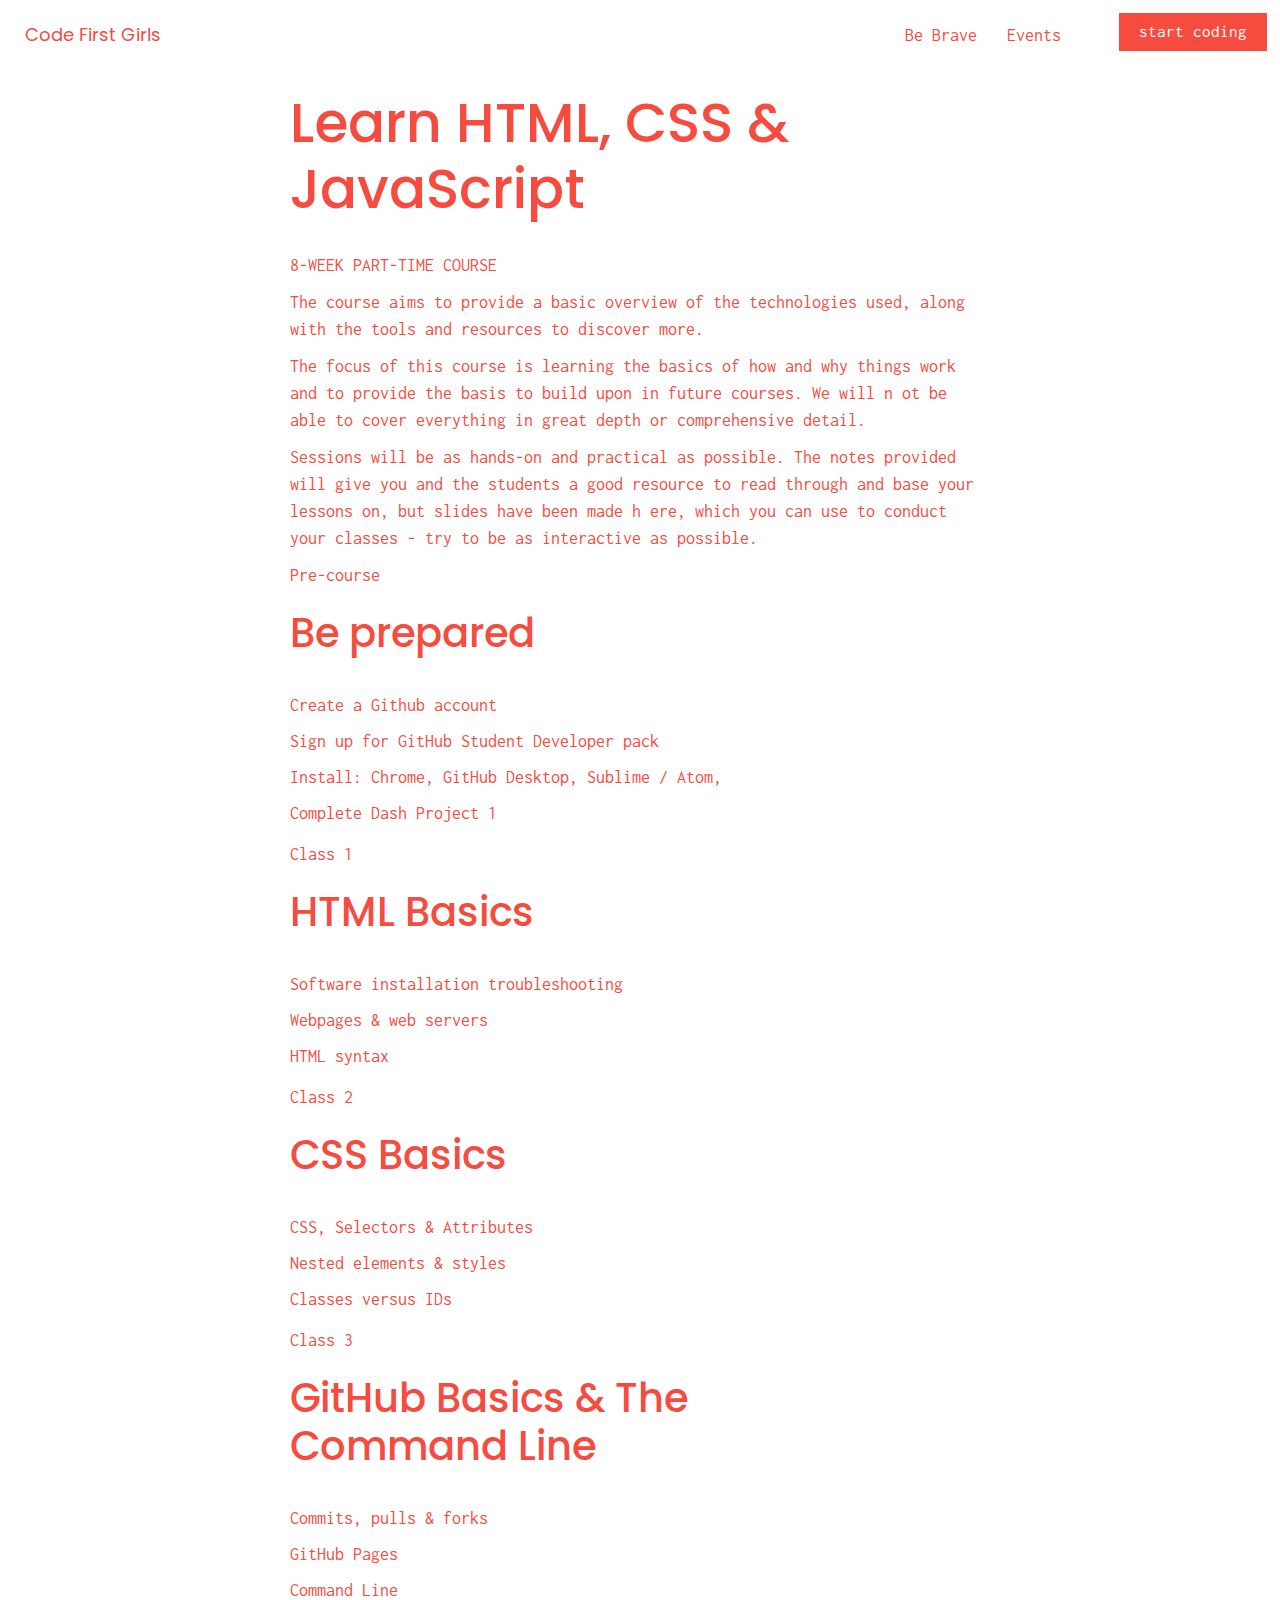
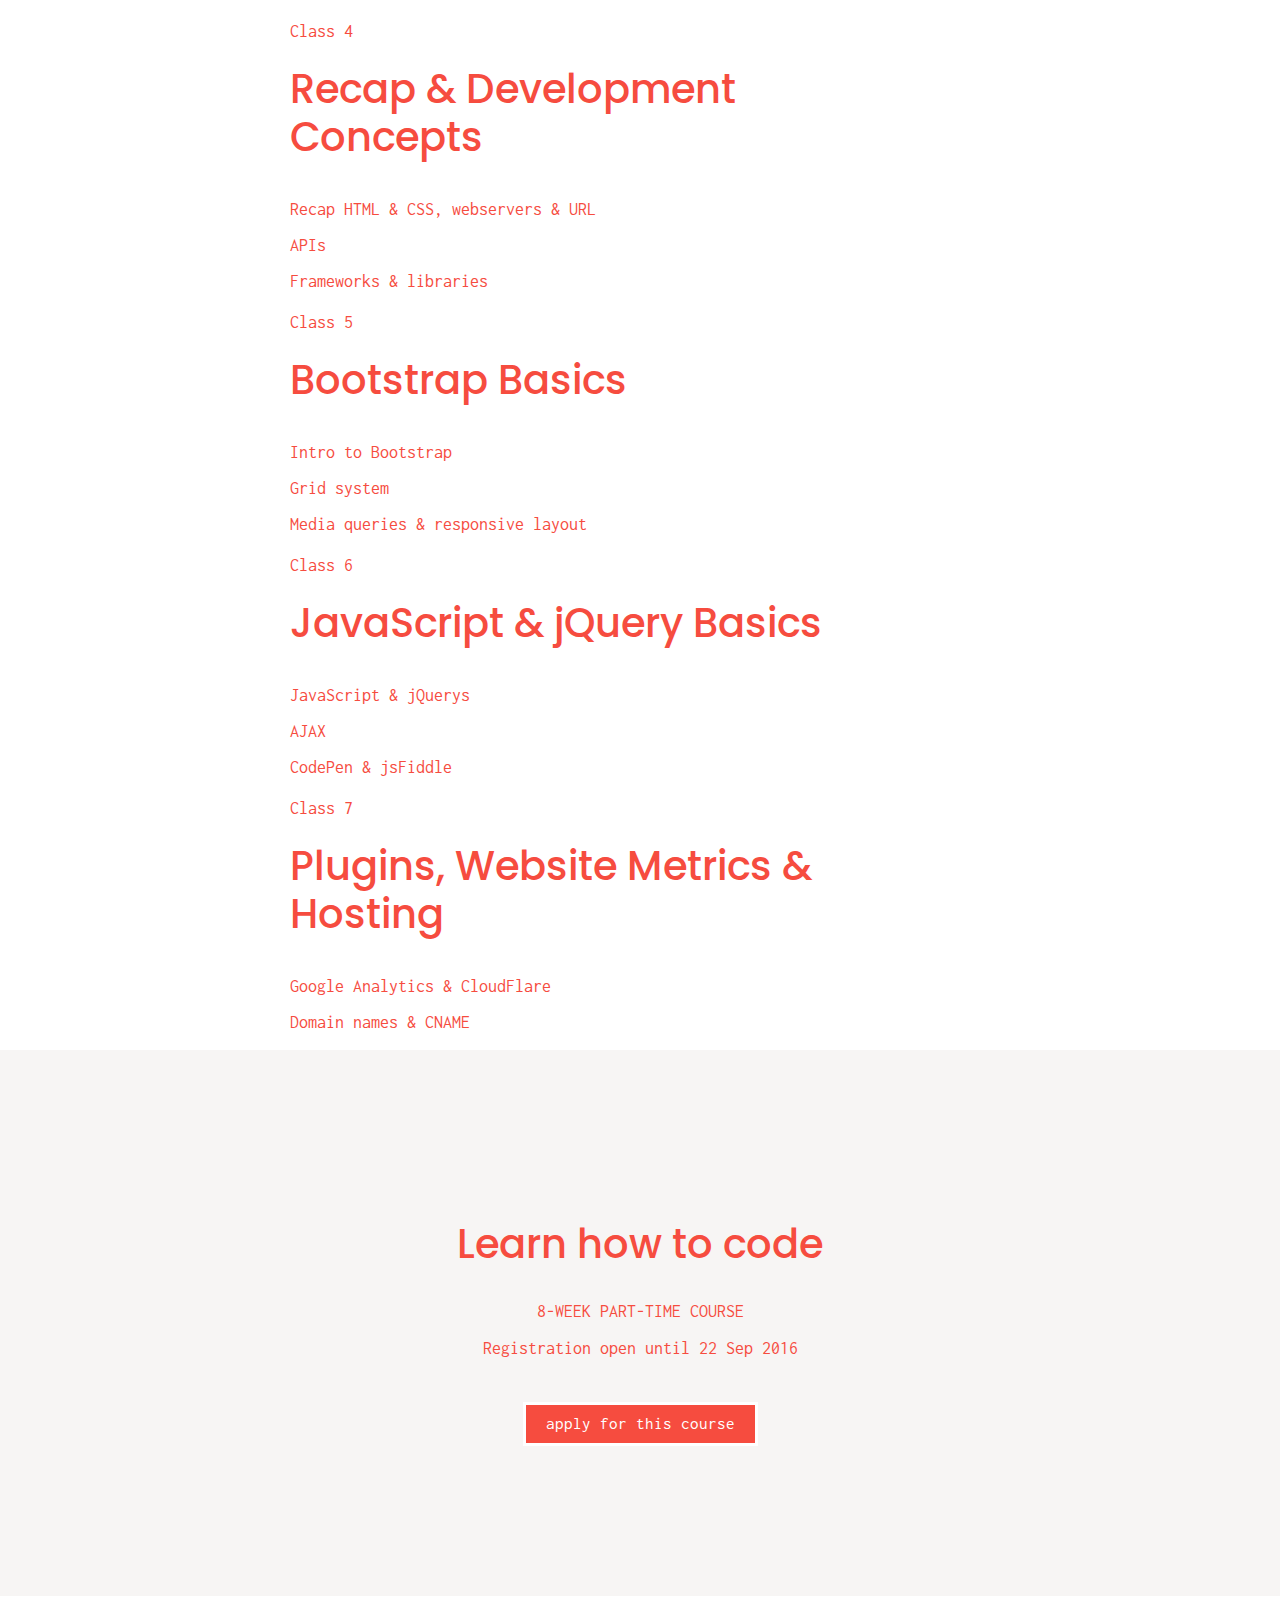
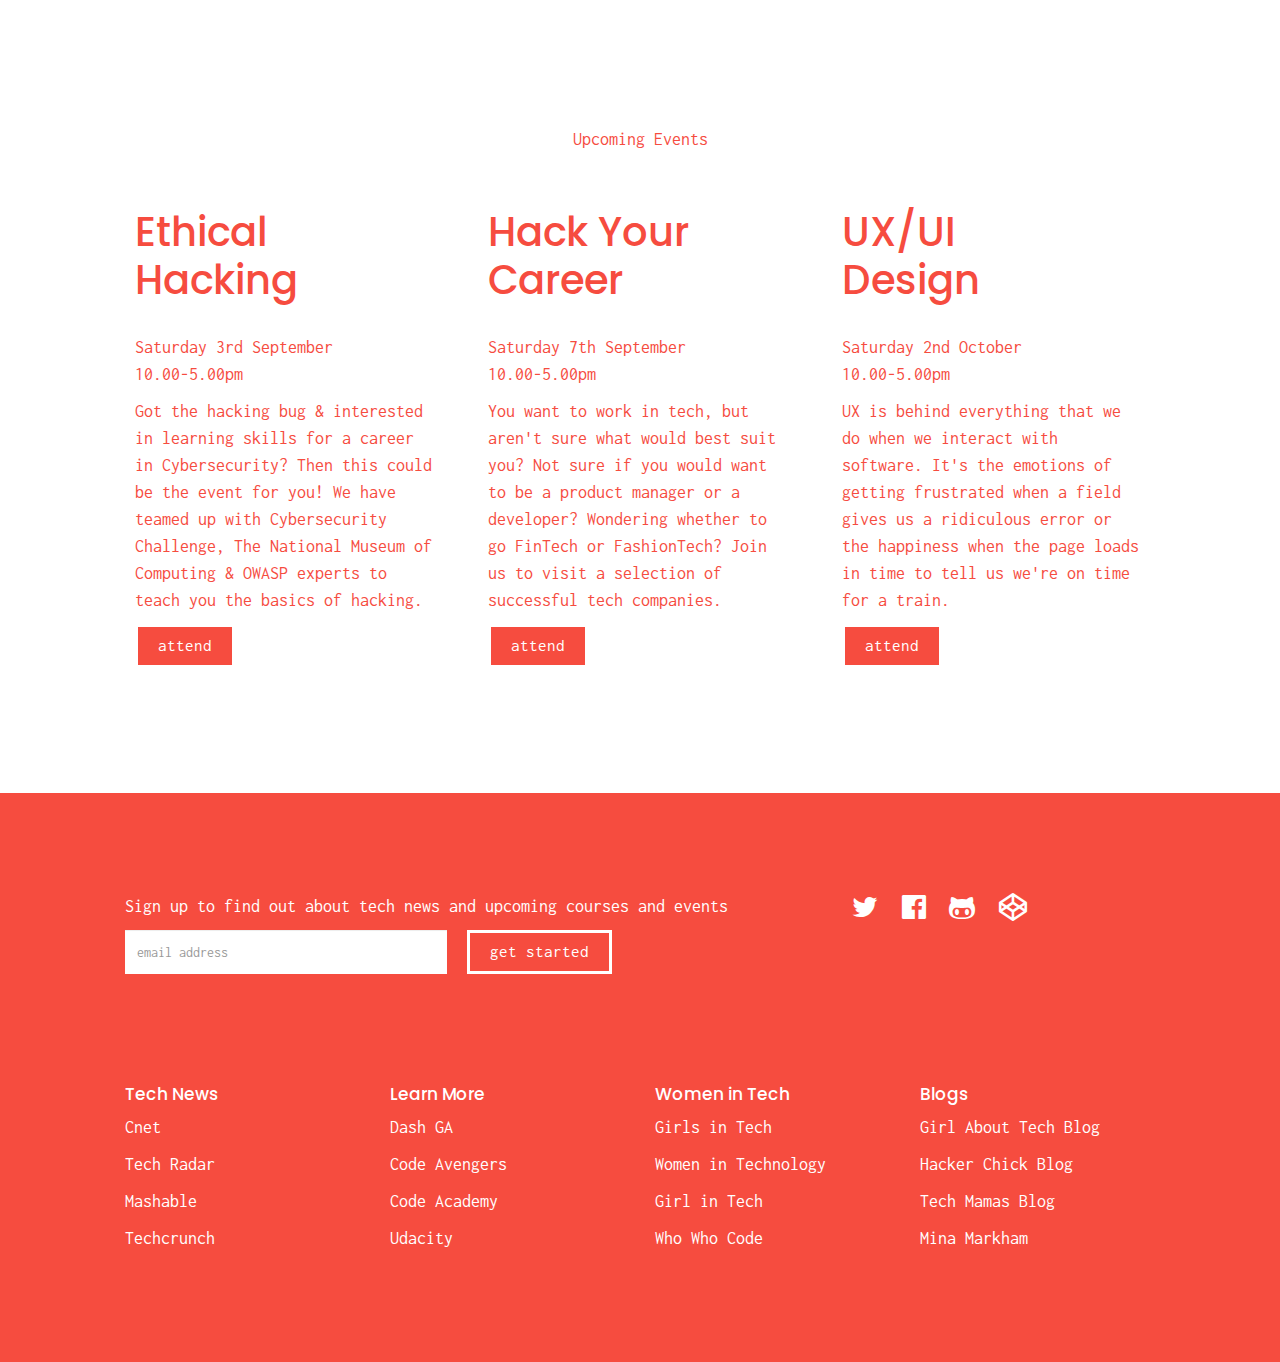
<file: index.html>
<!DOCTYPE html>
<html lang="en">
<head>
	<meta charset="utf-8">
    <meta http-equiv="X-UA-Compatible" content="IE=edge">
    <meta name="viewport" content="width=device-width, initial-scale=1">
	<meta name="description" content="">
    <meta name="author" content="">
    <title>Homepage</title>
    <!-- Google Fonts -->
    <link href='https://fonts.googleapis.com/css?family=Poppins:600' rel='stylesheet' type='text/css'>
	<link href='https://fonts.googleapis.com/css?family=Inconsolata' rel='stylesheet' type='text/css'>
    <!-- Bootstrap core CSS -->
    <link href="css/bootstrap/css/bootstrap.min.css" rel="stylesheet">
	<!-- Bootstrap FontAwesome -->
    <link rel="stylesheet" href="css/bootstrap/css/font-awesome.min.css">
    <!-- Bootstrap theme -->
	<link href="css/bootstrap/css/bootstrap-theme.min.css" rel="stylesheet">
    <!-- Custom CSS -->
	<link href="css/homepage.css" rel="stylesheet">
    <!-- JS -->
	    <script type="text/javascript" src="js/jquery-3.1.0.min.js"></script>
	    <script type="text/javascript" src="css/bootstrap/js/bootstrap.min.js"></script>
</head>

<body>

<!-- NavBar -->
<nav id="Navbar" class="navbar navbar-inverse navbar-fixed-top">
    <div class="container-fluid">
    <a class="navbar-brand" href="index.html">Code First Girls</a>
        <div class="collapse navbar-collapse" id="bs-example-navbar-collapse-1">
            <ul class="nav navbar-nav navbar-right">
                <li><a href="BraveWomen.html">Be Brave</a></li>
                <li><a href=#events>Events</a></li>
                <li><button type="submit" class="btn btn-default">start coding</button></li> 
            </ul>
        </div><!-- /.navbar-collapse -->
    </div><!-- /.container-fluid -->
</nav>

	<!-- Intro -->
	<div class="page-block">
		<div class="intro">
			<h1>Learn HTML, CSS &amp; JavaScript</h1>
			<p>8-WEEK PART-TIME COURSE</p>
			<p>The course aims to provide a basic overview of the technologies used, along with the tools and resources to discover more.<br>
			<p>The focus of this course is learning the basics of how and why things work and to provide the basis to build upon in future courses. We will n ot be able to cover everything in great depth or comprehensive detail.</p>
			<p>Sessions will be as hands-on and practical as possible. The notes provided will give you and the students a good resource to read through and base your lessons on, but slides have been made h ere, which you can use to conduct your classes - try to be as interactive as possible.</p>
		</div>
	</div>

	<!-- Classes -->
	<div class="page-block-classes">
		<div class="session0">
			<p>Pre-course</p>
			<h2>Be prepared </h2>
	  		<ul>
	  			<li>Create a <a href="https://github.com/">Github</a> account</li>
	  			<li>Sign up for <a href="https://education.github.com/pack">GitHub Student Developer pack</a></li>
	  			<li>Install: 
	  			<a href="https://www.google.com/chrome/">Chrome</a>, 
	  			<a href="https://desktop.github.com/">GitHub Desktop</a>,
	  			<a href="https://www.sublimetext.com/3">Sublime</a> / 
	  			<a href="https://atom.io/">Atom</a>,
	  			<li>Complete <a href="https://dash.generalassemb.ly">Dash Project 1</a></li>
			</ul>
		</div>


		<div class="session1">
			<p>Class 1</p>
			<h2>HTML Basics</h2>
			<ul>
				<li>Software installation troubleshooting</li>
				<li>Webpages &amp; web servers</li>
				<li>HTML syntax</li>
			</ul>
		</div>


		<div class="session2">
			<p>Class 2</p>
			<h2>CSS Basics</h2>
			<ul>
				<li>CSS, Selectors &amp; Attributes</li>
				<li>Nested elements &amp; styles</li>
				<li>Classes versus IDs</li>
			</ul>
		</div>


		<div class="session3">
			<p>Class 3</p>
			<h2>GitHub Basics &amp; The Command Line</h2>
			<ul>
				<li>Commits, pulls &amp; forks</li>
				<li>GitHub Pages</li>
				<li>Command Line</li>
			</ul>
		</div>


		<div class="session4">
		 	<p>Class 4</p>
		 	<h2>Recap &amp; Development Concepts</h2>
			<ul>
				<li>Recap HTML &amp; CSS, webservers &amp; URL</li>
				<li>APIs</li>
				<li>Frameworks &amp; libraries</li>
			</ul>
		</div>


		<div class="session5">
		 	<p>Class 5</p>
		 	<h2>Bootstrap Basics</h2>
			<ul>
				<li>Intro to <a href="http://getbootstrap.com">Bootstrap</a></li>
				<li>Grid system</li>
				<li>Media queries &amp; responsive layout</li>
			</ul>
		</div>


		<div class="session6">
		 	<p>Class 6</p>
		 	<h2>JavaScript &amp; jQuery Basics</h2>
			<ul>
				<li>JavaScript &amp; jQuerys</li>
				<li>AJAX</li>
				<li>CodePen &amp; jsFiddle</li>
			</ul>
		</div>


		<div class="session7">
		 	<p>Class 7</p>
		 	<h2>Plugins, Website Metrics &amp; Hosting</h2>
			<ul>
				<li>Google Analytics &amp; CloudFlare</li>
				<li>Domain names &amp; CNAME</li>
			</ul>
		</div>
	</div>

	<!-- CTA Apply -->

	<div id="applycta">
		<div class="row">
			<div class="col-sm-12" align="center">
				<h2>Learn how to code</h2>
				<p>8-WEEK PART-TIME COURSE</p>
				<p>Registration open until 22 Sep 2016</p>
				<button type="button">apply for this course</button>
			</div>
		</div>
	</div>


	<!-- Events -->

	  <div id="events">
		<div class="row">
			<p class="title">Upcoming Events</p>

			<div class="col-sm-4">
				  <h2>Ethical Hacking</h2>
				  <p>Saturday 3rd September<br>10.00-5.00pm</p>
				  <p>Got the hacking bug &amp; interested in learning skills for a career in Cybersecurity? Then this could be the event for you! We have teamed up with Cybersecurity Challenge, The National Museum of Computing &amp; OWASP experts to teach you the basics of hacking.</p>
				  <button onclick="window.location.href="/page2">attend</button>
			</div>
			<div class="col-sm-4">
				  <h2>Hack Your Career</h2>
				  <p>Saturday 7th September<br>10.00-5.00pm </p>
				  <p>You want to work in tech, but aren't sure what would best suit you? Not sure if you would want to be a product manager or a developer? Wondering whether to go FinTech or FashionTech? Join us to visit a selection of successful tech companies.</p>
				  <button onclick="window.location.href="/page2">attend</button>
			</div>
			<div class="col-sm-4">
				  <h2>UX/UI<br>Design</h2>
				  <p>Saturday 2nd October<br>10.00-5.00pm </p>
				  <p>UX is behind everything that we do when we interact with software. It's the emotions of getting frustrated when a field gives us a ridiculous error or the happiness when the page loads in time to tell us we're on time for a train.</p>
				  <button>attend</button>
			</div>
		</div>
	  </div>

	</div>


<!-- Footer -->
    <footer>
		<div class="footer">
	        <div class="row">
	        	<div class="newsletter">
			    	<div class="col-md-8">
			        	<p>Sign up to find out about tech news and upcoming courses and events</p>
			            <div class="input-group">
			               <input type="email address" placeholder="email address" class="form-control">
			               <span class="input-group-btn"><button onclick="window.location.href='/page2'">get started</button></span>
			            </div>
			        </div>
	            </div>
	            <div class="socialicons">
		            <div class="col-md-4">
		                <a class="twittericon" target="_blank" href="https://twitter.com/CodeFirstGirls"><i class="fa fa-twitter fa-2x" aria-hidden="true"></i></a>
		                <a class="facebookicon" target="_blank" href="https://www.facebook.com/codefirstgirlsgeneral"><i class="fa fa-facebook-official fa-2x" aria-hidden="true"></i>
		                <a class="githubicon" target="_blank" href="https://github.com/CodeFirstGirls"><i class="fa fa-github-alt fa-2x" aria-hidden="true"></i>
		                <a class="codepenicon" target="_blank" href="http://codepen.io/search/pens?q=code+first+girls&limit=all&type=type-pens"><i class="fa fa-codepen fa-2x" aria-hidden="true"></i>
		            </div>
	        	</div>
	        </div>

	        <div class="row">
	        	<div class="footerlinks">
		        	<div class="col-md-3">
		                <h4><span>Tech News</span></h4>
		                <p><a href="http://www.cnet.com/uk/">Cnet</a></p>
		                <p><a href="http://www.techradar.com/">Tech Radar</a></p>
		                <p><a href="http://mashable.com/">Mashable</a></p>
		                <p><a href="https://techcrunch.com/">Techcrunch</a></p>
		            </div> 

		            <div class="col-md-3">
		                <h4><span>Learn More</span></h4>
		                <p><a href="https://dash.generalassemb.ly/">Dash GA</a></p>
		                <p><a href="https://www.codeavengers.com/">Code Avengers</a></p>
		                <p><a href="https://www.codecademy.com/">Code Academy</a></p>
		                <p><a href="https://www.udacity.com/">Udacity</a></p>
		            </div> 

		            <div class="col-md-3">
		                <h4><span>Women in Tech</span></h4>
		                <p><a href="https://girlsintechuk.com/">Girls in Tech</a></p>
		                <p><a href="http://www.women-in-technology.com/">Women in Technology</a></p>
		                <p><a href="http://girlsintech.org/">Girl in Tech</a></p>
		                <p><a href="https://www.womenwhocode.com/london">Who Who Code</a></p>

		            </div> 

		            <div class="col-md-3">
		                <h4><span>Blogs</span></h4>
		                <p><a href=http://www.girlabouttech.com/>Girl About Tech Blog</a></p>
		                <p><a href=http://hackerchick.com/>Hacker Chick Blog</a></p>
		                <p><a href=http://www.techmamas.com/>Tech Mamas Blog</a></p>
		                <p><a href="https://www.girldevelopit.com/">Mina Markham</a></p>

		            </div>
		        </div>
			</div>
        </div> 
    </footer>      

	</body>
</html>
</file>
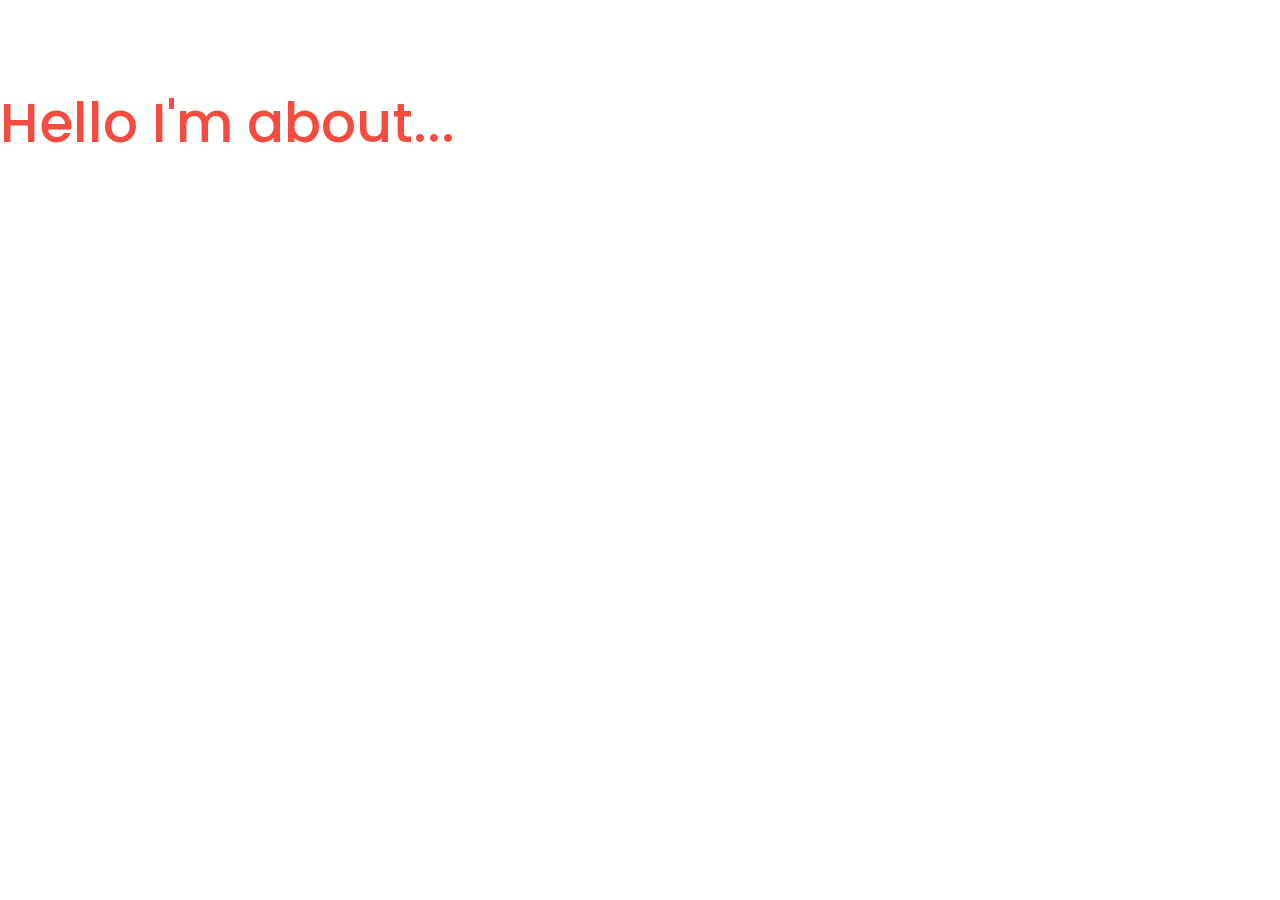
<file: About.html>
<!DOCTYPE html>
<html lang="en">
<head>
	<meta charset="utf-8">
    <meta http-equiv="X-UA-Compatible" content="IE=edge">
    <meta name="viewport" content="width=device-width, initial-scale=1">
	<meta name="description" content="">
    <meta name="author" content="">
    <link rel="icon" href="../../favicon.ico">

    <title>CODE FIRST: GIRLS</title>

    <!-- Bootstrap core CSS -->
    <link href="css/bootstrap/css/bootstrap.min.css" rel="stylesheet">
	<!-- Bootstrap FontAwesome -->
    <link rel="stylesheet" href="css/bootstrap/css/font-awesome.min.css">
    <!-- Bootstrap theme -->
	<link href="css/bootstrap/css/bootstrap-theme.min.css" rel="stylesheet">

    <!-- Custom CSS -->
	<link href="css/homepage.css" rel="stylesheet">

	<!-- Google Fonts -->
	<link href='https://fonts.googleapis.com/css?family=Poppins:600' rel='stylesheet' type='text/css'>
	<link href='https://fonts.googleapis.com/css?family=Inconsolata' rel='stylesheet' type='text/css'>
</head>

<body>
    <h1>Hello I'm about...</h1>
</body>
</file>
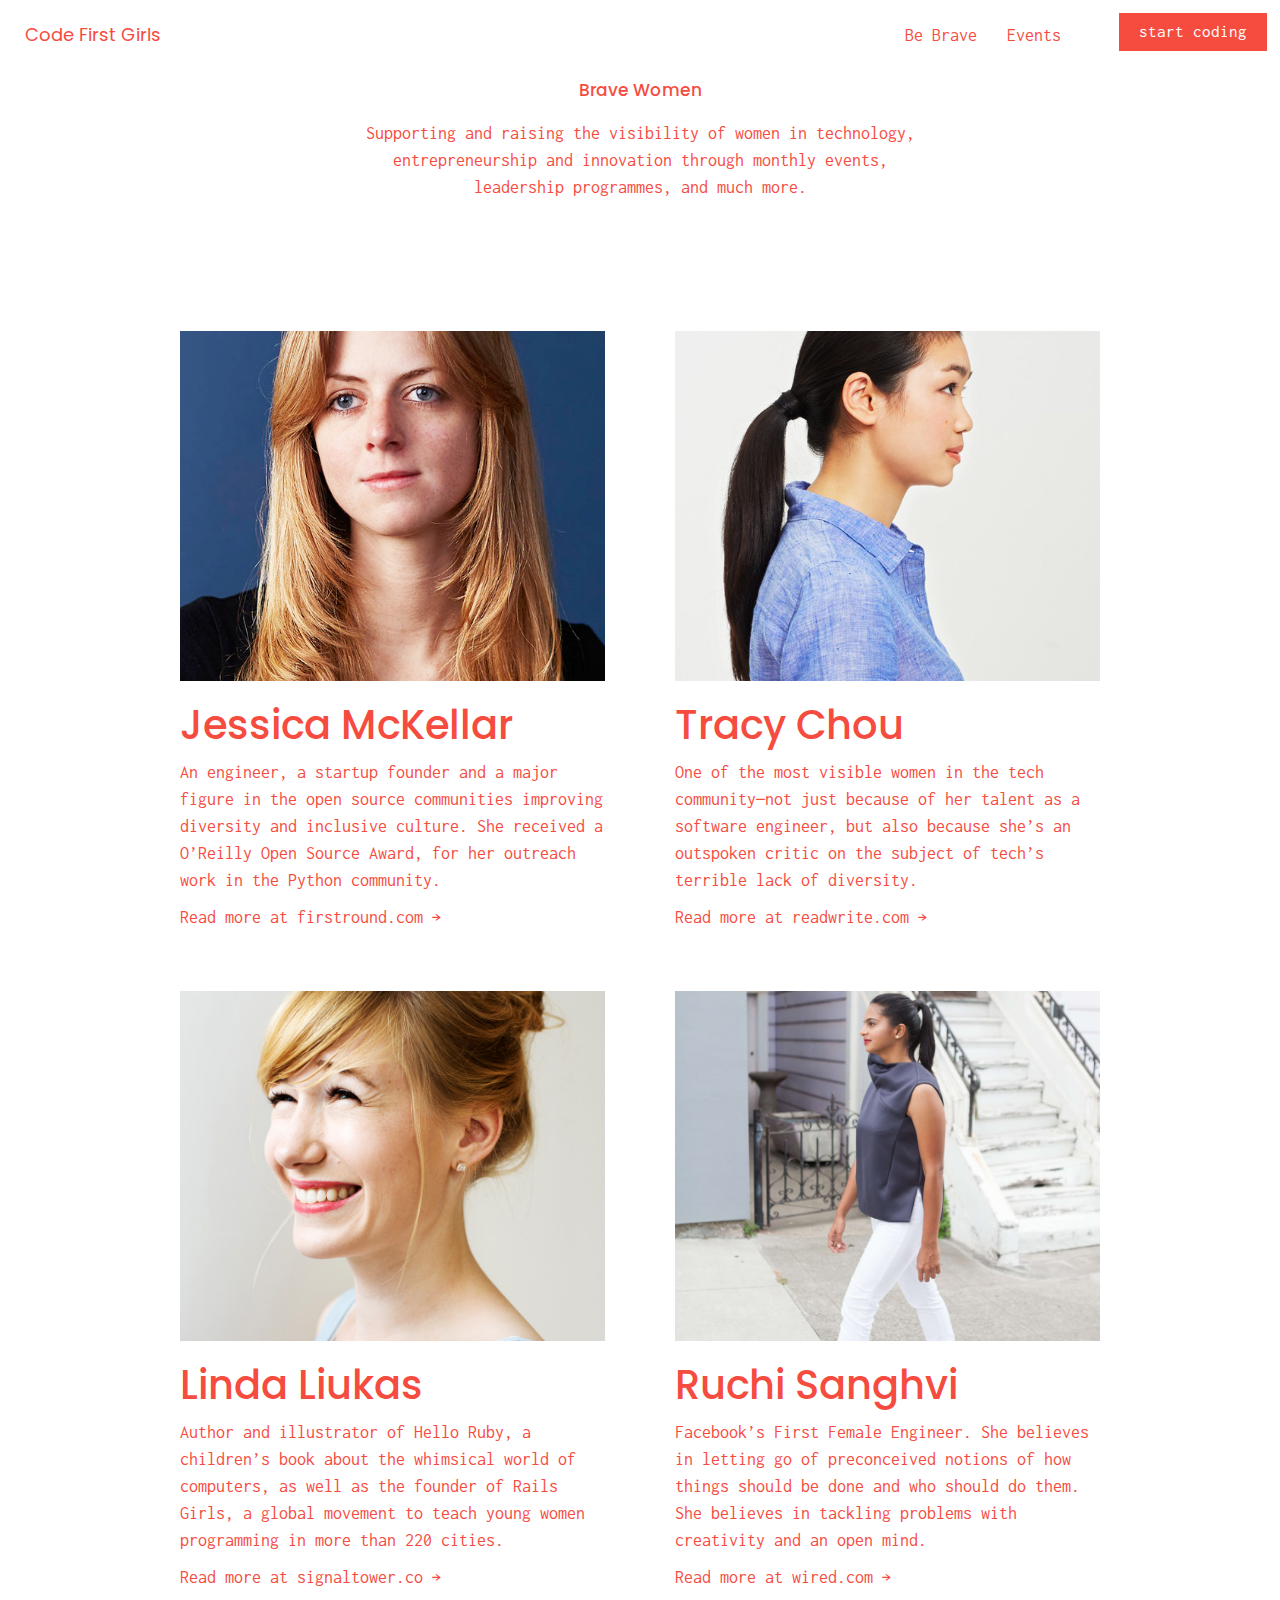
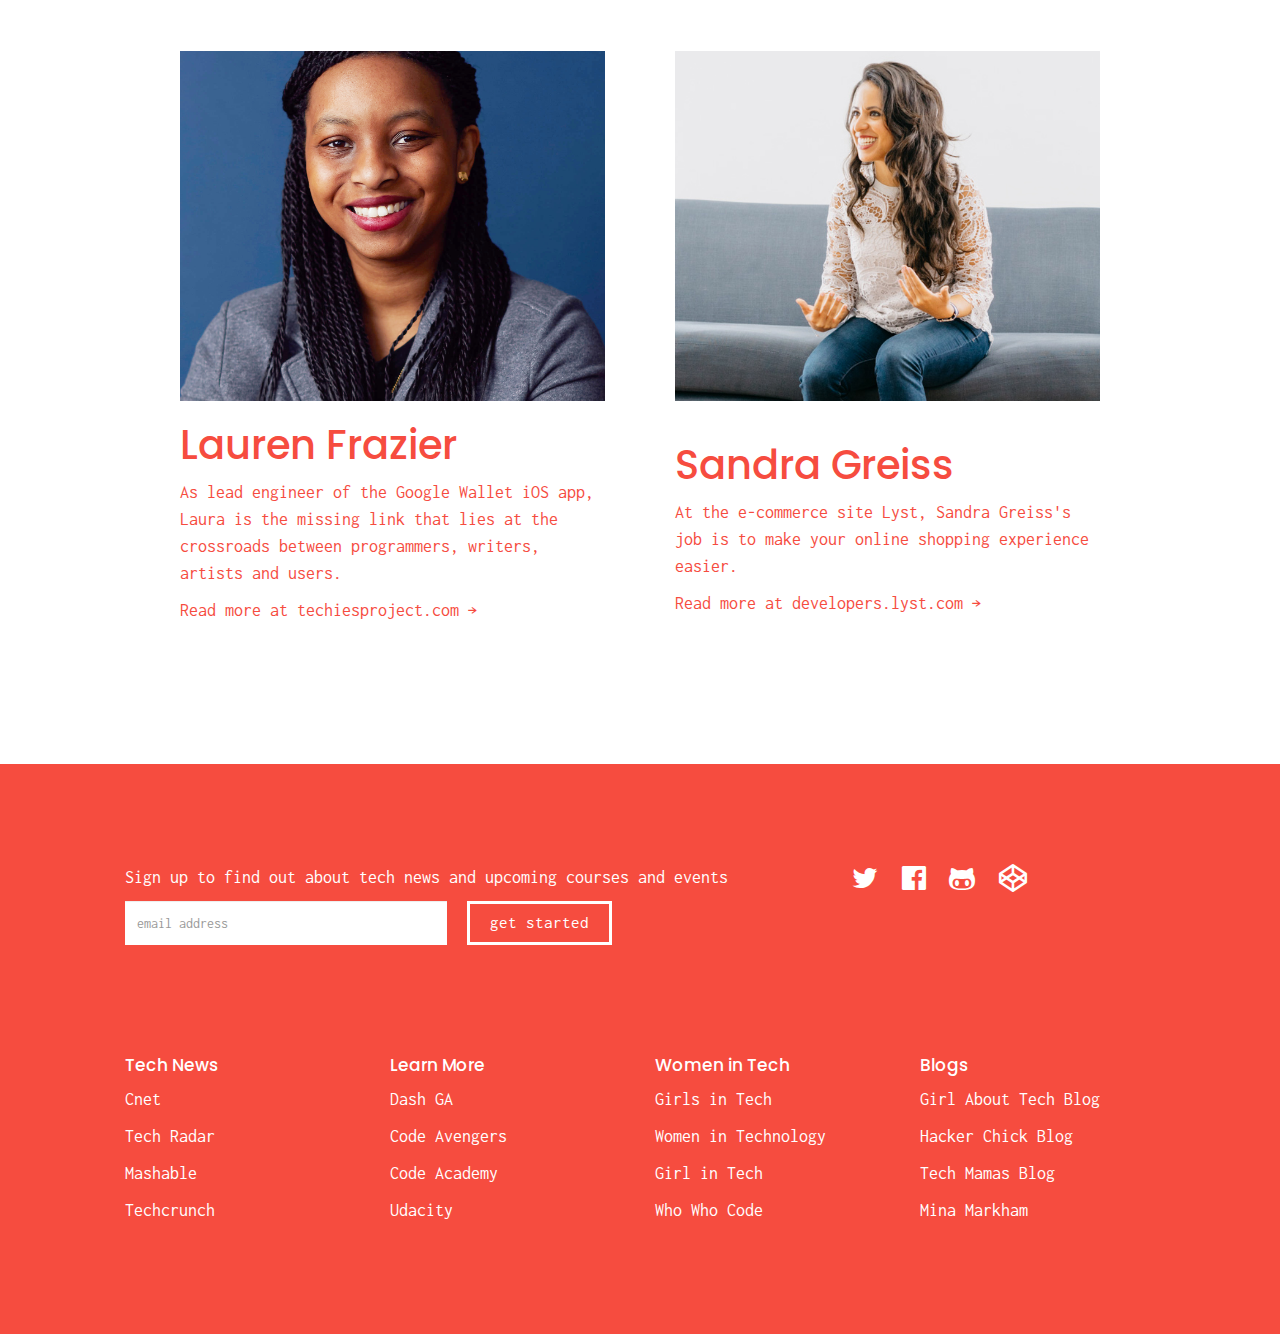
<file: BraveWomen.html>
<!DOCTYPE html>
<html lang="en">
<head>
	<meta charset="utf-8">
    <meta http-equiv="X-UA-Compatible" content="IE=edge">
    <meta name="viewport" content="width=device-width, initial-scale=1">
	<meta name="description" content="">
    <meta name="author" content="">
    <title>CODE FIRST:GIRLS</title>
    <!-- Google Fonts -->
    <link href='https://fonts.googleapis.com/css?family=Poppins:600' rel='stylesheet' type='text/css'>
	<link href='https://fonts.googleapis.com/css?family=Inconsolata' rel='stylesheet' type='text/css'>
    <!-- Bootstrap core CSS -->
    <link href="css/bootstrap/css/bootstrap.min.css" rel="stylesheet">
	<!-- Bootstrap FontAwesome -->
    <link rel="stylesheet" href="css/bootstrap/css/font-awesome.min.css">
    <!-- Bootstrap theme -->
	<link href="css/bootstrap/css/bootstrap-theme.min.css" rel="stylesheet">
    <!-- Custom CSS -->
	<link href="css/homepage.css" rel="stylesheet">
</head>

<body>

<nav id="Navbar" class="navbar navbar-inverse navbar-fixed-top">
    <div class="container-fluid">
    <a class="navbar-brand" href="index.html">Code First Girls</a>
        <div class="collapse navbar-collapse" id="bs-example-navbar-collapse-1">
            <ul class="nav navbar-nav navbar-right">
                <li><a href="BraveWomen.html">Be Brave</a></li>
                <li><a href=index.html#events>Events</a></li>
                <li><button type="submit" class="btn btn-default">start coding</button></li> 
            </ul>
        </div><!-- /.navbar-collapse -->
    </div><!-- /.container-fluid -->
</nav>

<!-- Content -->
<div class="container">
		<h4 id="pageintro">Brave Women</h4>
		<p id="pageintro">Supporting and raising the visibility of women in technology, entrepreneurship and innovation through monthly events, leadership programmes, and much more.</p>


		<div class="col-md-6">
		  <div class="card">
		    <a href="http://firstround.com/review/this-is-what-impactful-engineering-leadership-looks-like/"><img class="card-img-top img-responsive" src="images/Jessica-Mckellar.jpg" alt="Card image cap"></a>
		    <div class="card-block">
		      <h2 class="card-title"><a href="http://firstround.com/review/this-is-what-impactful-engineering-leadership-looks-like/">Jessica McKellar</a></h2>
		      <p class="card-text">An engineer, a startup founder and a major figure in the open source communities improving diversity and inclusive culture. She received a O’Reilly Open Source Award, for her outreach work in the Python community.</p>
		      <p><a href="http://firstround.com/review/this-is-what-impactful-engineering-leadership-looks-like/">Read more at firstround.com &rarr;</a></p>
		    </div>
		  </div>
		  </a>
		</div>

		<div class="col-md-6">
		  <div class="card">
		    <a href="http://readwrite.com/2014/11/11/tracy-chou-pinterest-engineering-how-i-got-my-start/"><img class="card-img-top img-responsive" src="images/Tracy-Chou.jpg" alt="Card image cap"></a>
		    <div class="card-block">
		      <h2 class="card-title"><a href="http://readwrite.com/2014/11/11/tracy-chou-pinterest-engineering-how-i-got-my-start/">Tracy Chou</a></h2>
		      <p class="card-text">One of the most visible women in the tech community—not just because of her talent as a software engineer, but also because she’s an outspoken critic on the subject of tech’s terrible lack of diversity.</p>
		      <p><a href="http://readwrite.com/2014/11/11/tracy-chou-pinterest-engineering-how-i-got-my-start/">Read more at readwrite.com &rarr;</a></p>
		    </div>
		  </div>
		  </a>
		</div>

		<div class="card-columns">
			<div class="col-md-6">
			  <div class="card">
			    <a href="http://signaltower.co/linda-liukas/"><img class="card-img-top img-responsive" src="images/Linda-Liukas.jpg" alt="Card image cap"></a>
			    <div class="card-block">
			      <h2 class="card-title"><a href="http://signaltower.co/linda-liukas/">Linda Liukas</a></h2>
			      <p class="card-text">Author and illustrator of Hello Ruby, a children’s book about the whimsical world of computers, as well as the founder of Rails Girls, a global movement to teach young women programming in more than 220 cities.</p>
			      <p><a href="http://signaltower.co/linda-liukas/">Read more at signaltower.co &rarr;</a></p>
		    </div>
		  </div>
		  </a>
		</div>

		<div class="col-md-6">
		  <div class="card">
		    <a href="http://www.wired.com/2014/12/ruchi-qa/"><img class="card-img-top img-responsive" src="images/Ruchi-Sanghvi.jpg" alt="Card image cap"></a>
		    <div class="card-block">
		      <h2 class="card-title"><a href="http://www.wired.com/2014/12/ruchi-qa/">Ruchi Sanghvi</a></h2>
		      <p class="card-text">Facebook’s First Female Engineer. She believes in letting go of preconceived notions of how things should be done and who should do them. She believes in tackling problems with creativity and an open mind.</p>
		      <p><a href="http://www.wired.com/2014/12/ruchi-qa/">Read more at wired.com &rarr;</a></p>
		    </div>
		  </div>
		  </a>
		</div>


		<div class="col-md-6">
		  <div class="card">
		    <a href="http://www.techiesproject.com/lauren-frazier/"><img class="card-img-top img-responsive" src="images/Lauren-Frazier.jpg" alt="Card image cap"></a>
		    <div class="card-block">
		      <h2 class="card-title"><a href="http://www.techiesproject.com/lauren-frazier/">Lauren Frazier</a></h2>
		      <p class="card-text">As lead engineer of the Google Wallet iOS app, Laura is the missing link that lies at the crossroads between programmers, writers, artists and users.</p>
		      <p><a href="http://www.techiesproject.com/lauren-frazier/">Read more at techiesproject.com &rarr;</a></p>
		    </div>
		  </div>
		  </a>
		</div>

		<div class="col-md-6">
		  <div class="card">
		    <a href="http://developers.lyst.com/2015/07/20/what-i-do-at-sandra/"><img class="card-img-top img-responsive" src="images/Sandra-Greiss.jpg" alt="Card image cap">
		    <div class="card-block"></div>
		      <h2 class="card-title"><a href="http://developers.lyst.com/2015/07/20/what-i-do-at-sandra/">Sandra Greiss</a></h2>
		      <p class="card-text">At the e-commerce site Lyst, Sandra Greiss's job is to make your online shopping experience easier.</p>
		      <p><a href="http://developers.lyst.com/2015/07/20/what-i-do-at-sandra/">Read more at developers.lyst.com &rarr;</a></p>
		    </div>
		  </div>
		  </a>
		</div>
	</div>
</div>


<!-- Footer -->
    <footer>
		<div class="footer">
	        <div class="row">
	        	<div class="newsletter">
			    	<div class="col-md-8">
			        	<p>Sign up to find out about tech news and upcoming courses and events</p>
			            <div class="input-group">
			               <input type="email address" placeholder="email address" class="form-control">
			               <span class="input-group-btn"><button onclick="window.location.href='/page2'">get started</button></span>
			            </div>
			        </div>
	            </div>
	            <div class="socialicons">
		            <div class="col-md-4">
		                <a class="twittericon" target="_blank" href="https://twitter.com/CodeFirstGirls"><i class="fa fa-twitter fa-2x" aria-hidden="true"></i></a>
		                <a class="facebookicon" target="_blank" href="https://www.facebook.com/codefirstgirlsgeneral"><i class="fa fa-facebook-official fa-2x" aria-hidden="true"></i>
		                <a class="githubicon" target="_blank" href="https://github.com/CodeFirstGirls"><i class="fa fa-github-alt fa-2x" aria-hidden="true"></i>
		                <a class="codepenicon" target="_blank" href="http://codepen.io/search/pens?q=code+first+girls&limit=all&type=type-pens"><i class="fa fa-codepen fa-2x" aria-hidden="true"></i>
		            </div>
	        	</div>
	        </div>

	        <div class="row">
	        	<div class="footerlinks">
		        	<div class="col-md-3">
		                <h4><span>Tech News</span></h4>
		                <p><a href="http://www.cnet.com/uk/">Cnet</a></p>
		                <p><a href="http://www.techradar.com/">Tech Radar</a></p>
		                <p><a href="http://mashable.com/">Mashable</a></p>
		                <p><a href="https://techcrunch.com/">Techcrunch</a></p>
		            </div> 

		            <div class="col-md-3">
		                <h4><span>Learn More</span></h4>
		                <p><a href="https://dash.generalassemb.ly/">Dash GA</a></p>
		                <p><a href="https://www.codeavengers.com/">Code Avengers</a></p>
		                <p><a href="https://www.codecademy.com/">Code Academy</a></p>
		                <p><a href="https://www.udacity.com/">Udacity</a></p>
		            </div> 

		            <div class="col-md-3">
		                <h4><span>Women in Tech</span></h4>
		                <p><a href="https://girlsintechuk.com/">Girls in Tech</a></p>
		                <p><a href="http://www.women-in-technology.com/">Women in Technology</a></p>
		                <p><a href="http://girlsintech.org/">Girl in Tech</a></p>
		                <p><a href="https://www.womenwhocode.com/london">Who Who Code</a></p>

		            </div> 

		            <div class="col-md-3">
		                <h4><span>Blogs</span></h4>
		                <p><a href=http://www.girlabouttech.com/>Girl About Tech Blog</a></p>
		                <p><a href=http://hackerchick.com/>Hacker Chick Blog</a></p>
		                <p><a href=http://www.techmamas.com/>Tech Mamas Blog</a></p>
		                <p><a href="https://www.girldevelopit.com/">Mina Markham</a></p>

		            </div>
		        </div>
			</div>
        </div> 
    </footer>   


 
    
</body>
</html>
</file>
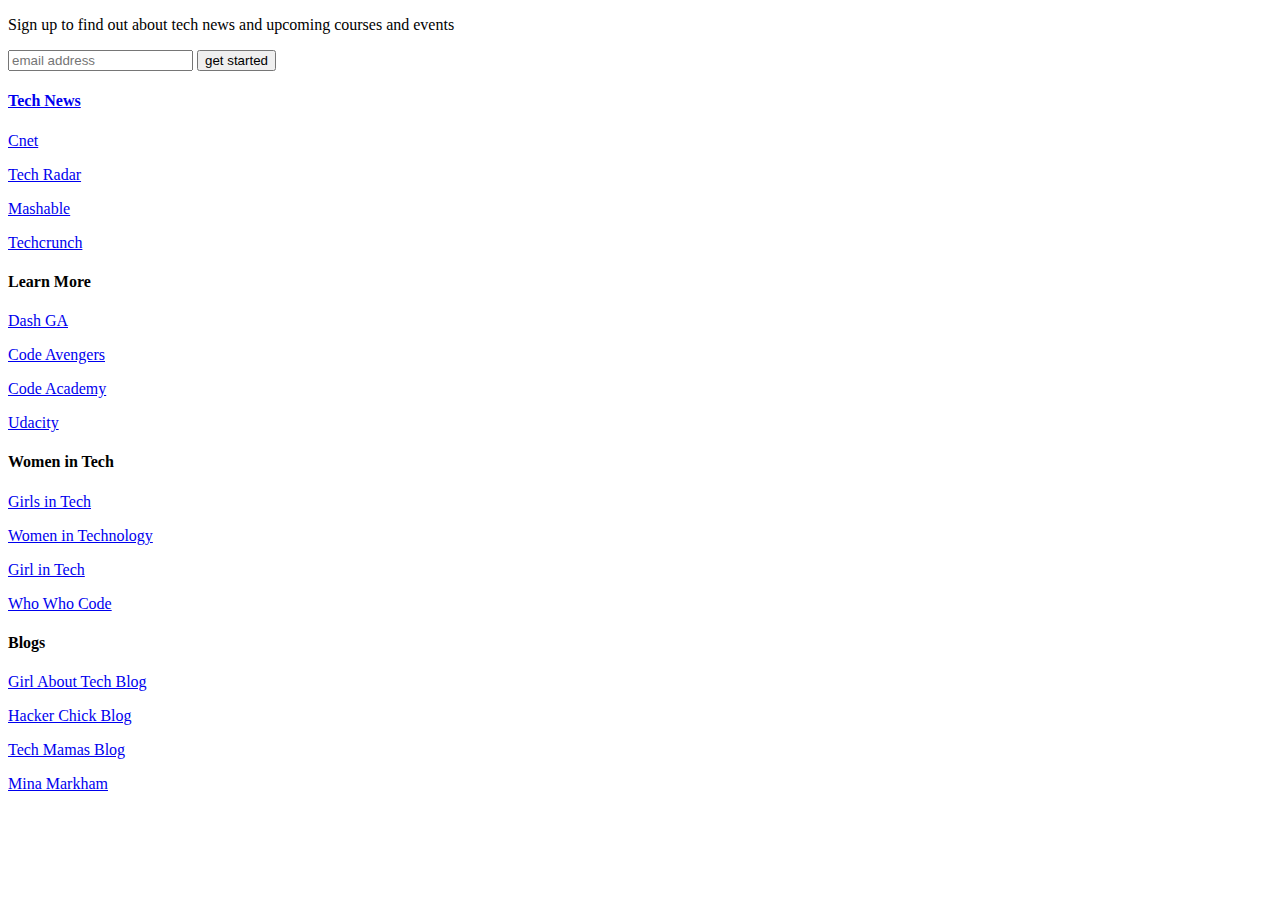
<file: Footer.html>
<!DOCTYPE html>
<html lang="en">
<head>
</head>

<body>

<!-- Footer -->
    <footer>
		<div class="footer">
	        <div class="row">
	        	<div class="newsletter">
			    	<div class="col-md-8">
			        	<p>Sign up to find out about tech news and upcoming courses and events</p>
			            <div class="input-group">
			               <input type="email address" placeholder="email address" class="form-control">
			               <span class="input-group-btn"><button onclick="window.location.href='/page2'">get started</button></span>
			            </div>
			        </div>
	            </div>
	            <div class="socialicons">
		            <div class="col-md-4">
		                <a class="twittericon" target="_blank" href="https://twitter.com/CodeFirstGirls"><i class="fa fa-twitter fa-2x" aria-hidden="true"></i></a>
		                <a class="facebookicon" target="_blank" href="https://www.facebook.com/codefirstgirlsgeneral"><i class="fa fa-facebook-official fa-2x" aria-hidden="true"></i>
		                <a class="githubicon" target="_blank" href="https://github.com/CodeFirstGirls"><i class="fa fa-github-alt fa-2x" aria-hidden="true"></i>
		                <a class="codepenicon" target="_blank" href="http://codepen.io/search/pens?q=code+first+girls&limit=all&type=type-pens"><i class="fa fa-codepen fa-2x" aria-hidden="true"></i>
		            </div>
	        	</div>
	        </div>

	        <div class="row">
	        	<div class="footerlinks">
		        	<div class="col-md-3">
		                <h4><span>Tech News</span></h4>
		                <p><a href="http://www.cnet.com/uk/">Cnet</a></p>
		                <p><a href="http://www.techradar.com/">Tech Radar</a></p>
		                <p><a href="http://mashable.com/">Mashable</a></p>
		                <p><a href="https://techcrunch.com/">Techcrunch</a></p>
		            </div> 

		            <div class="col-md-3">
		                <h4><span>Learn More</span></h4>
		                <p><a href="https://dash.generalassemb.ly/">Dash GA</a></p>
		                <p><a href="https://www.codeavengers.com/">Code Avengers</a></p>
		                <p><a href="https://www.codecademy.com/">Code Academy</a></p>
		                <p><a href="https://www.udacity.com/">Udacity</a></p>
		            </div> 

		            <div class="col-md-3">
		                <h4><span>Women in Tech</span></h4>
		                <p><a href="https://girlsintechuk.com/">Girls in Tech</a></p>
		                <p><a href="http://www.women-in-technology.com/">Women in Technology</a></p>
		                <p><a href="http://girlsintech.org/">Girl in Tech</a></p>
		                <p><a href="https://www.womenwhocode.com/london">Who Who Code</a></p>

		            </div> 

		            <div class="col-md-3">
		                <h4><span>Blogs</span></h4>
		                <p><a href=http://www.girlabouttech.com/>Girl About Tech Blog</a></p>
		                <p><a href=http://hackerchick.com/>Hacker Chick Blog</a></p>
		                <p><a href=http://www.techmamas.com/>Tech Mamas Blog</a></p>
		                <p><a href="https://www.girldevelopit.com/">Mina Markham</a></p>

		            </div>
		        </div>
			</div>
        </div> 
    </footer>   
        
</body>
</html>
</file>
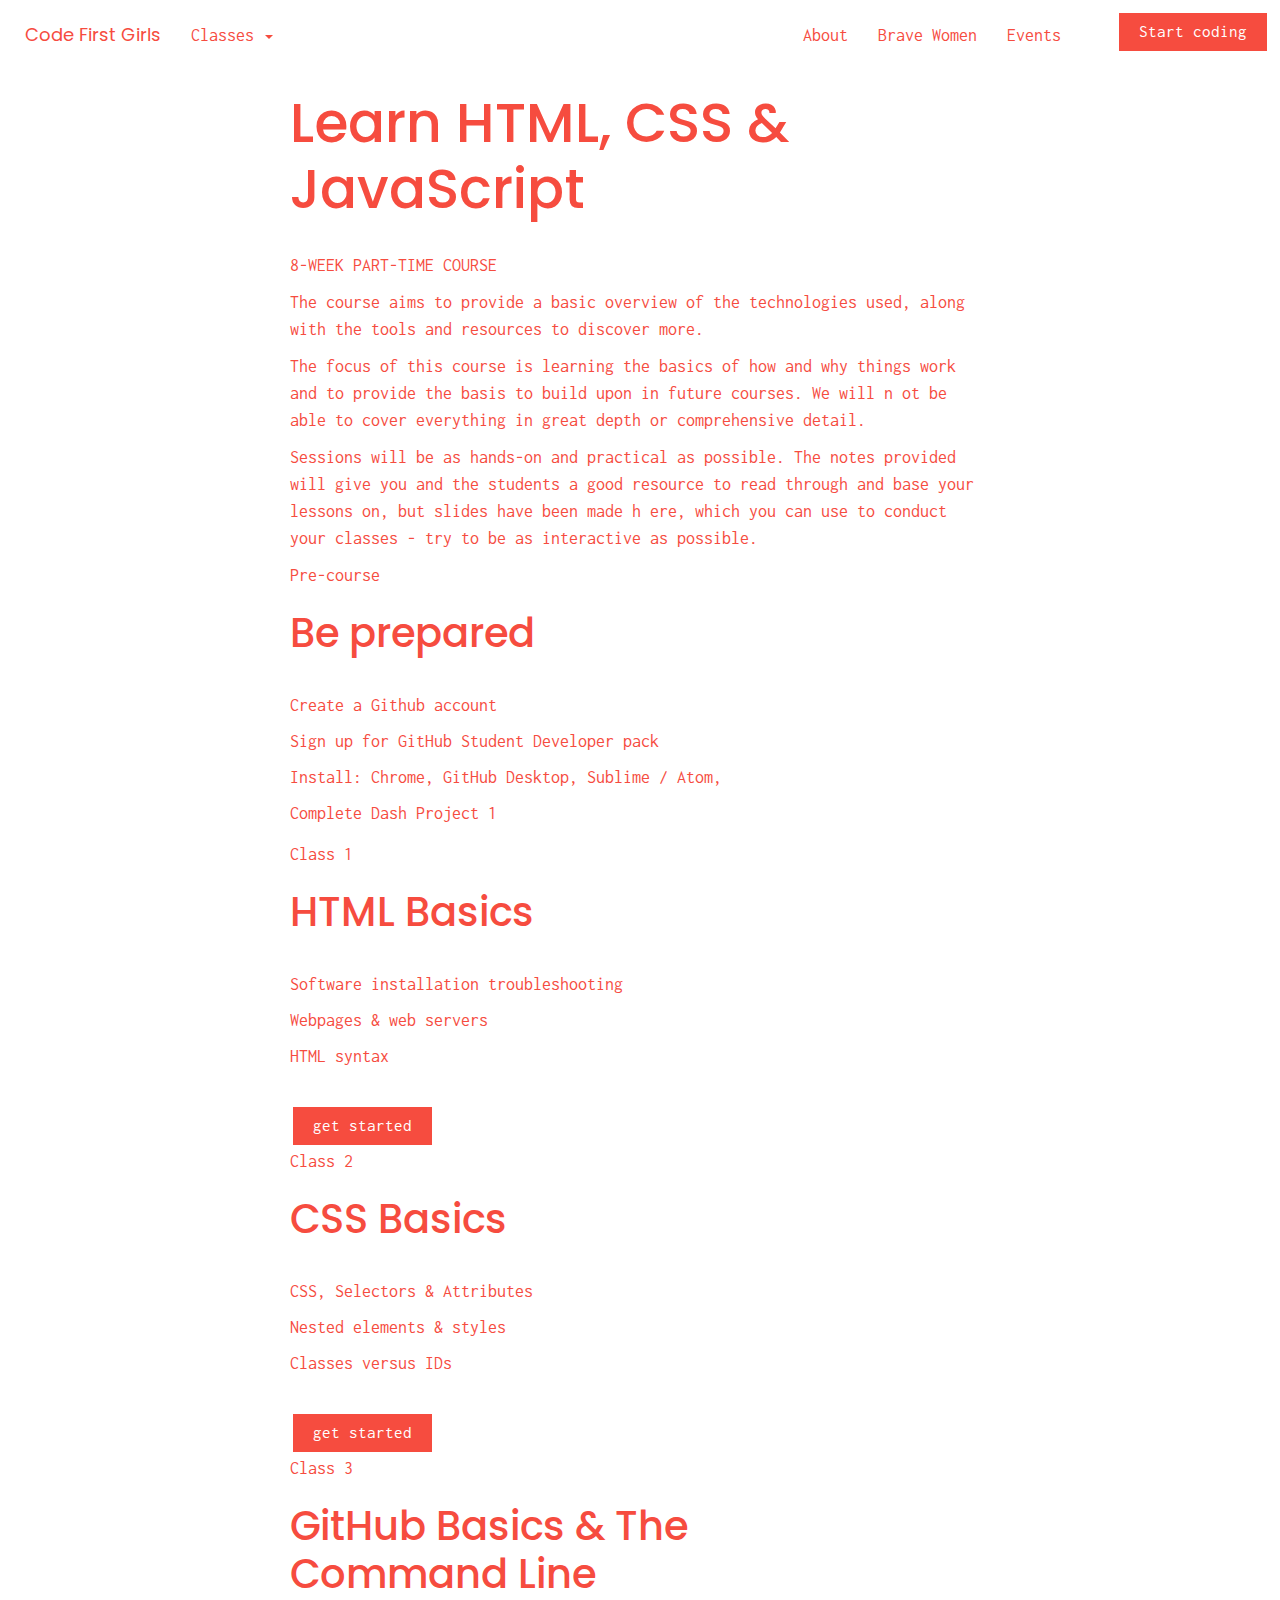
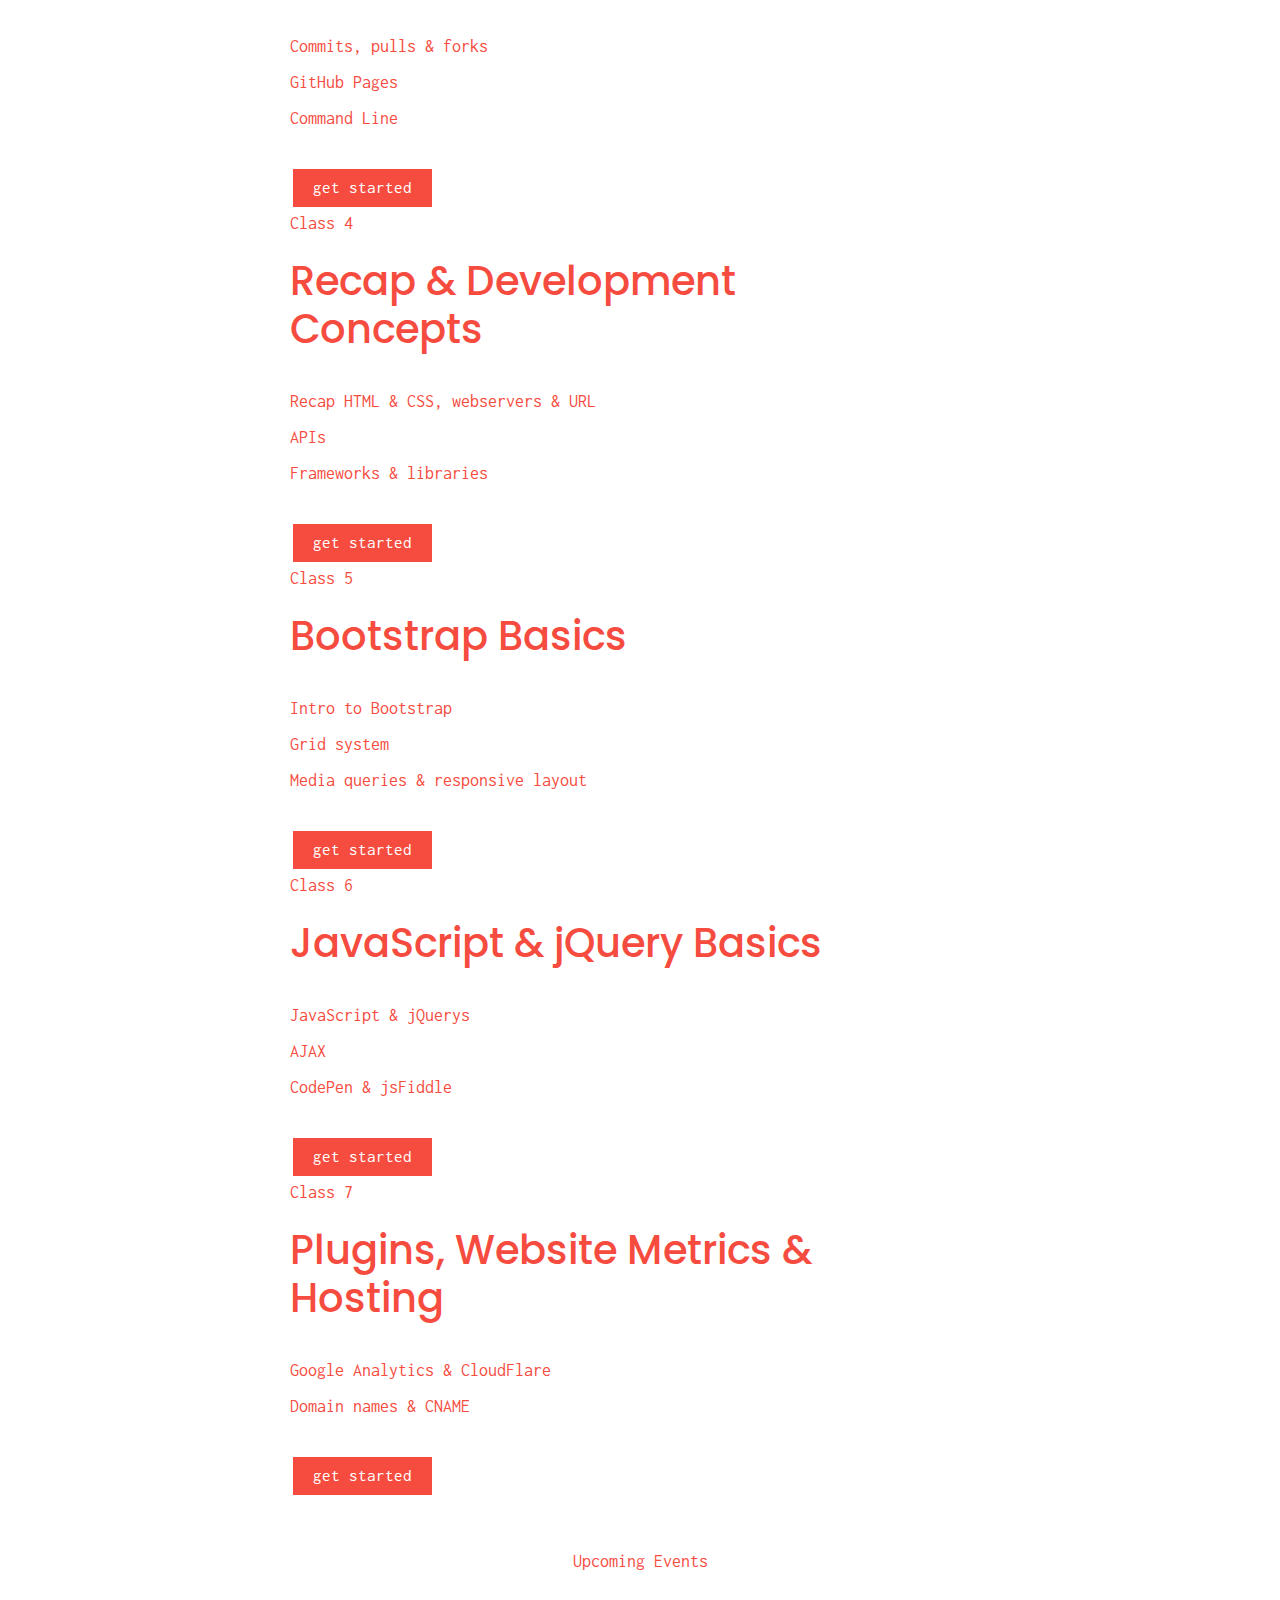
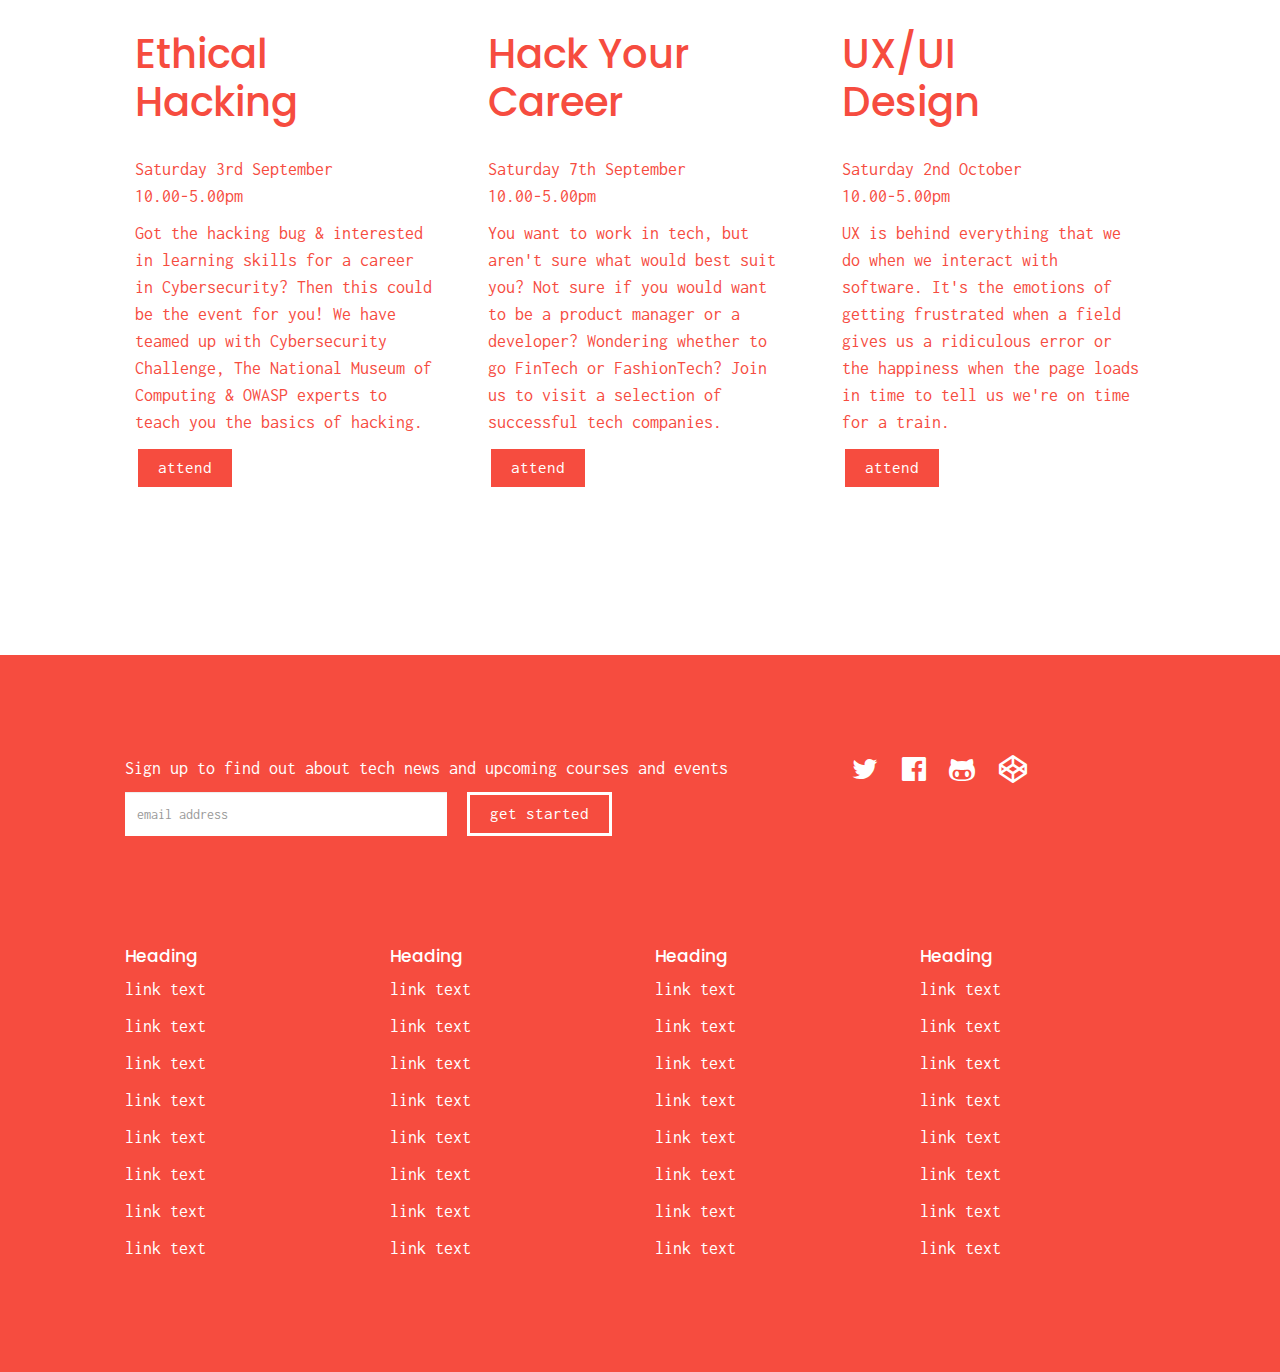
<file: Homepage.html>
<!DOCTYPE html>
<html lang="en">
<head>
	<meta charset="utf-8">
    <meta http-equiv="X-UA-Compatible" content="IE=edge">
    <meta name="viewport" content="width=device-width, initial-scale=1">
	<meta name="description" content="">
    <meta name="author" content="">
    <title>Homepage</title>
    <!-- Google Fonts -->
    <link href='https://fonts.googleapis.com/css?family=Poppins:600' rel='stylesheet' type='text/css'>
	<link href='https://fonts.googleapis.com/css?family=Inconsolata' rel='stylesheet' type='text/css'>
    <!-- Bootstrap core CSS -->
    <link href="css/bootstrap/css/bootstrap.min.css" rel="stylesheet">
	<!-- Bootstrap FontAwesome -->
    <link rel="stylesheet" href="css/bootstrap/css/font-awesome.min.css">
    <!-- Bootstrap theme -->
	<link href="css/bootstrap/css/bootstrap-theme.min.css" rel="stylesheet">
    <!-- Custom CSS -->
	<link href="css/homepage.css" rel="stylesheet">
    <!-- JS -->
	    <script type="text/javascript" src="js/jquery-3.1.0.min.js"></script>
	    <script type="text/javascript" src="css/bootstrap/js/bootstrap.min.js"></script>
</head>

<body>

<!-- NavBar -->
<nav id="Navbar" class="navbar navbar-inverse navbar-fixed-top">
    <div class="container-fluid">
    <a class="navbar-brand" href="Homepage.html">Code First Girls</a>
        <div class="collapse navbar-collapse" id="bs-example-navbar-collapse-1">
            <ul class="nav navbar-nav">
                <li class="dropdown">
                    <a href="#" class="dropdown-toggle" data-toggle="dropdown" role="button" aria-haspopup="true" aria-expanded="false">Classes <span class="caret"></span></a>
                    
                    <ul class="dropdown-menu">
                        <li><a href="#">HTML Basics</a></li>
                        <li><a href="#">CSS Basics</a></li>
                        <li><a href="#">GitHub Basics</a></li>
                        <li><a href="#">APIs & Frameworks</a></li>
                        <li><a href="#">Bootstrap Basics</a></li>
                        <li><a href="#">jQuery Basics</a></li>
                        <li><a href="#">Website Metrics & Hosting</a></li>
                    </ul>
                </li>
            </ul>

            <ul class="nav navbar-nav navbar-right">
                <li><a href="About.html">About</a></li>
                <li><a href="BraveWomen.html">Brave Women</a></li>
                <li><a href="#events">Events</a></li>
                <li><button type="submit" class="btn btn-default">Start coding</button></li> 
            </ul>
        </div><!-- /.navbar-collapse -->
    </div><!-- /.container-fluid -->
</nav>



	<!-- Intro -->
	<div class="page-block">
		<div class="intro">
			<h1>Learn HTML, CSS &amp; JavaScript</h1>
			<p>8-WEEK PART-TIME COURSE</p>
			<p>The course aims to provide a basic overview of the technologies used, along with the tools and resources to discover more.<br>
			<p>The focus of this course is learning the basics of how and why things work and to provide the basis to build upon in future courses. We will n ot be able to cover everything in great depth or comprehensive detail.</p>
			<p>Sessions will be as hands-on and practical as possible. The notes provided will give you and the students a good resource to read through and base your lessons on, but slides have been made h ere, which you can use to conduct your classes - try to be as interactive as possible.</p>
		</div>
	</div>

	<!-- Classes -->
	<div class="page-block-classes">
		<div class="session0">
			<p>Pre-course</p>
			<h2>Be prepared </h2>
	  		<ul>
	  			<li>Create a <a href="https://github.com/">Github</a> account</li>
	  			<li>Sign up for <a href="https://education.github.com/pack">GitHub Student Developer pack</a></li>
	  			<li>Install: 
	  			<a href="https://www.google.com/chrome/">Chrome</a>, 
	  			<a href="https://desktop.github.com/">GitHub Desktop</a>,
	  			<a href="https://www.sublimetext.com/3">Sublime</a> / 
	  			<a href="https://atom.io/">Atom</a>,
	  			<li>Complete <a href="https://dash.generalassemb.ly">Dash Project 1</a></li>
			</ul>
		</div>


		<div class="session1">
			<p>Class 1</p>
			<h2><a href="/link/to/page2">HTML Basics</a></h2>
			<ul>
				<li>Software installation troubleshooting</li>
				<li>Webpages &amp; web servers</li>
				<li>HTML syntax</li>
			</ul>
			<button onclick="window.location.href='/page2'">get started</button>
		</div>


		<div class="session2">
			<p>Class 2</p>
			<h2><a href="ProsSessionTwo.html">CSS Basics</a></h2>
			<ul>
				<li>CSS, Selectors &amp; Attributes</li>
				<li>Nested elements &amp; styles</li>
				<li>Classes versus IDs</li>
			</ul>
			<button onclick="ProsSessionTwo.html='/Session2'">get started</button>
		</div>


		<div class="session3">
			<p>Class 3</p>
			<h2><a href="/link/to/page2">GitHub Basics &amp; The Command Line</a></h2>
			<ul>
				<li>Commits, pulls &amp; forks</li>
				<li>GitHub Pages</li>
				<li>Command Line</li>
			</ul>
			<button onclick="window.location.href='/page2'">get started</button>
		</div>


		<div class="session4">
		 	<p>Class 4</p>
		 	<h2><a href="/link/to/page2">Recap &amp; Development Concepts</a></h2>
			<ul>
				<li>Recap HTML &amp; CSS, webservers &amp; URL</li>
				<li>APIs</li>
				<li>Frameworks &amp; libraries</li>
			</ul>
			<button onclick="window.location.href='/page2'">get started</button>
		</div>


		<div class="session5">
		 	<p>Class 5</p>
		 	<h2><a href="/link/to/page2">Bootstrap Basics</a></h2>
			<ul>
				<li>Intro to <a href="http://getbootstrap.com">Bootstrap</a></li>
				<li>Grid system</li>
				<li>Media queries &amp; responsive layout</li>
			</ul>
			<button onclick="window.location.href='/page2'">get started</button>
		</div>


		<div class="session6">
		 	<p>Class 6</p>
		 	<h2><a href="/link/to/page2">JavaScript &amp; jQuery Basics</a></h2>
			<ul>
				<li>JavaScript &amp; jQuerys</li>
				<li>AJAX</li>
				<li>CodePen &amp; jsFiddle</li>
			</ul>
			<button onclick="window.location.href='/page2'">get started</button>
		</div>


		<div class="session7">
		 	<p>Class 7</p>
		 	<h2><a href="/link/to/page2">Plugins, Website Metrics &amp; Hosting</a></h2>
			<ul>
				<li>Google Analytics &amp; CloudFlare</li>
				<li>Domain names &amp; CNAME</li>
			</ul>
			<button onclick="window.location.href='/page2'">get started</button>
		</div>
	</div>


	<!-- Events -->

	  <div class="events">
		<div class="row">
			<p class="title">Upcoming Events</p>
			<div class="col-sm-4">
				  <h2><a href="/link/to/page2">Ethical Hacking</a></h2>
				  <p>Saturday 3rd September<br>10.00-5.00pm</p>
				  <p>Got the hacking bug &amp; interested in learning skills for a career in Cybersecurity? Then this could be the event for you! We have teamed up with Cybersecurity Challenge, The National Museum of Computing &amp; OWASP experts to teach you the basics of hacking.</p>
				  <button onclick="window.location.href='/page2'">attend</button>
			</div>
			<div class="col-sm-4">
				  <h2><a href="/link/to/page2">Hack Your Career</a></h2>
				  <p>Saturday 7th September<br>10.00-5.00pm </p>
				  <p>You want to work in tech, but aren't sure what would best suit you? Not sure if you would want to be a product manager or a developer? Wondering whether to go FinTech or FashionTech? Join us to visit a selection of successful tech companies.</p>
				  <button onclick="window.location.href='/page2'">attend</button>
			</div>
			<div class="col-sm-4">
				  <h2><a href="/link/to/page2">UX/UI<br>Design</a></h2>
				  <p>Saturday 2nd October<br>10.00-5.00pm </p>
				  <p>UX is behind everything that we do when we interact with software. It's the emotions of getting frustrated when a field gives us a ridiculous error or the happiness when the page loads in time to tell us we're on time for a train. </p>
				  <button onclick="window.location.href='/page2'">attend</button>
			</div>
		</div>
	  </div>	
	</div>


	<!-- Footer -->
<footer>
		<div class="footer">

	        <div class="row">
	        	<div class="newsletter">
			    	<div class="col-md-8">
			        	<p>Sign up to find out about tech news and upcoming courses and events</p>
			            <div class="input-group">
			               <input type="email address" placeholder="email address" class="form-control">
			               <span class="input-group-btn"><button onclick="window.location.href='/page2'">get started</button></span>
			            </div>
			        </div>
	            </div>
	            <div class="socialicons">
		            <div class="col-md-4">
		                <a class="twittericon" target="_blank" href="https://twitter.com/CodeFirstGirls"><i class="fa fa-twitter fa-2x" aria-hidden="true"></i></a>
		                <a class="facebookicon" target="_blank" href="https://www.facebook.com/codefirstgirlsgeneral"><i class="fa fa-facebook-official fa-2x" aria-hidden="true"></i>
		                <a class="githubicon" target="_blank" href="https://github.com/CodeFirstGirls"><i class="fa fa-github-alt fa-2x" aria-hidden="true"></i>
		                <a class="codepenicon" target="_blank" href="http://codepen.io/search/pens?q=code+first+girls&limit=all&type=type-pens"><i class="fa fa-codepen fa-2x" aria-hidden="true"></i>
		            </div>
	        	</div>
	        </div>

	        <div class="row">
	        	<div class="footerlinks">
		        	<div class="col-md-3">
		                <h4><span>Heading</span></h4>
		                <p><a href="url">link text</a></p>
		                <p><a href="url">link text</a></p>
		                <p><a href="url">link text</a></p>
		                <p><a href="url">link text</a></p>
		                <p><a href="url">link text</a></p>
		                <p><a href="url">link text</a></p>
		                <p><a href="url">link text</a></p>
		                <p><a href="url">link text</a></p>
		            </div> 

		            <div class="col-md-3">
		                <h4><span>Heading</span></h4>
		                <p><a href="url">link text</a></p>
		                <p><a href="url">link text</a></p>
		                <p><a href="url">link text</a></p>
		                <p><a href="url">link text</a></p>
		                <p><a href="url">link text</a></p>
		                <p><a href="url">link text</a></p>
		                <p><a href="url">link text</a></p>
		                <p><a href="url">link text</a></p>
		            </div> 

		            <div class="col-md-3">
		                <h4><span>Heading</span></h4>
		                <p><a href="url">link text</a></p>
		                <p><a href="url">link text</a></p>
		                <p><a href="url">link text</a></p>
		                <p><a href="url">link text</a></p>
		                <p><a href="url">link text</a></p>
		                <p><a href="url">link text</a></p>
		                <p><a href="url">link text</a></p>
		                <p><a href="url">link text</a></p>
		            </div> 

		            <div class="col-md-3">
		                <h4><span>Heading</span></h4>
		                <p><a href="url">link text</a></p>
		                <p><a href="url">link text</a></p>
		                <p><a href="url">link text</a></p>
		                <p><a href="url">link text</a></p>
		                <p><a href="url">link text</a></p>
		                <p><a href="url">link text</a></p>
		                <p><a href="url">link text</a></p>
		                <p><a href="url">link text</a></p>
		            </div>
		        </div>
			</div>
        </div> 
    </footer>       

	</body>
</html>
</file>
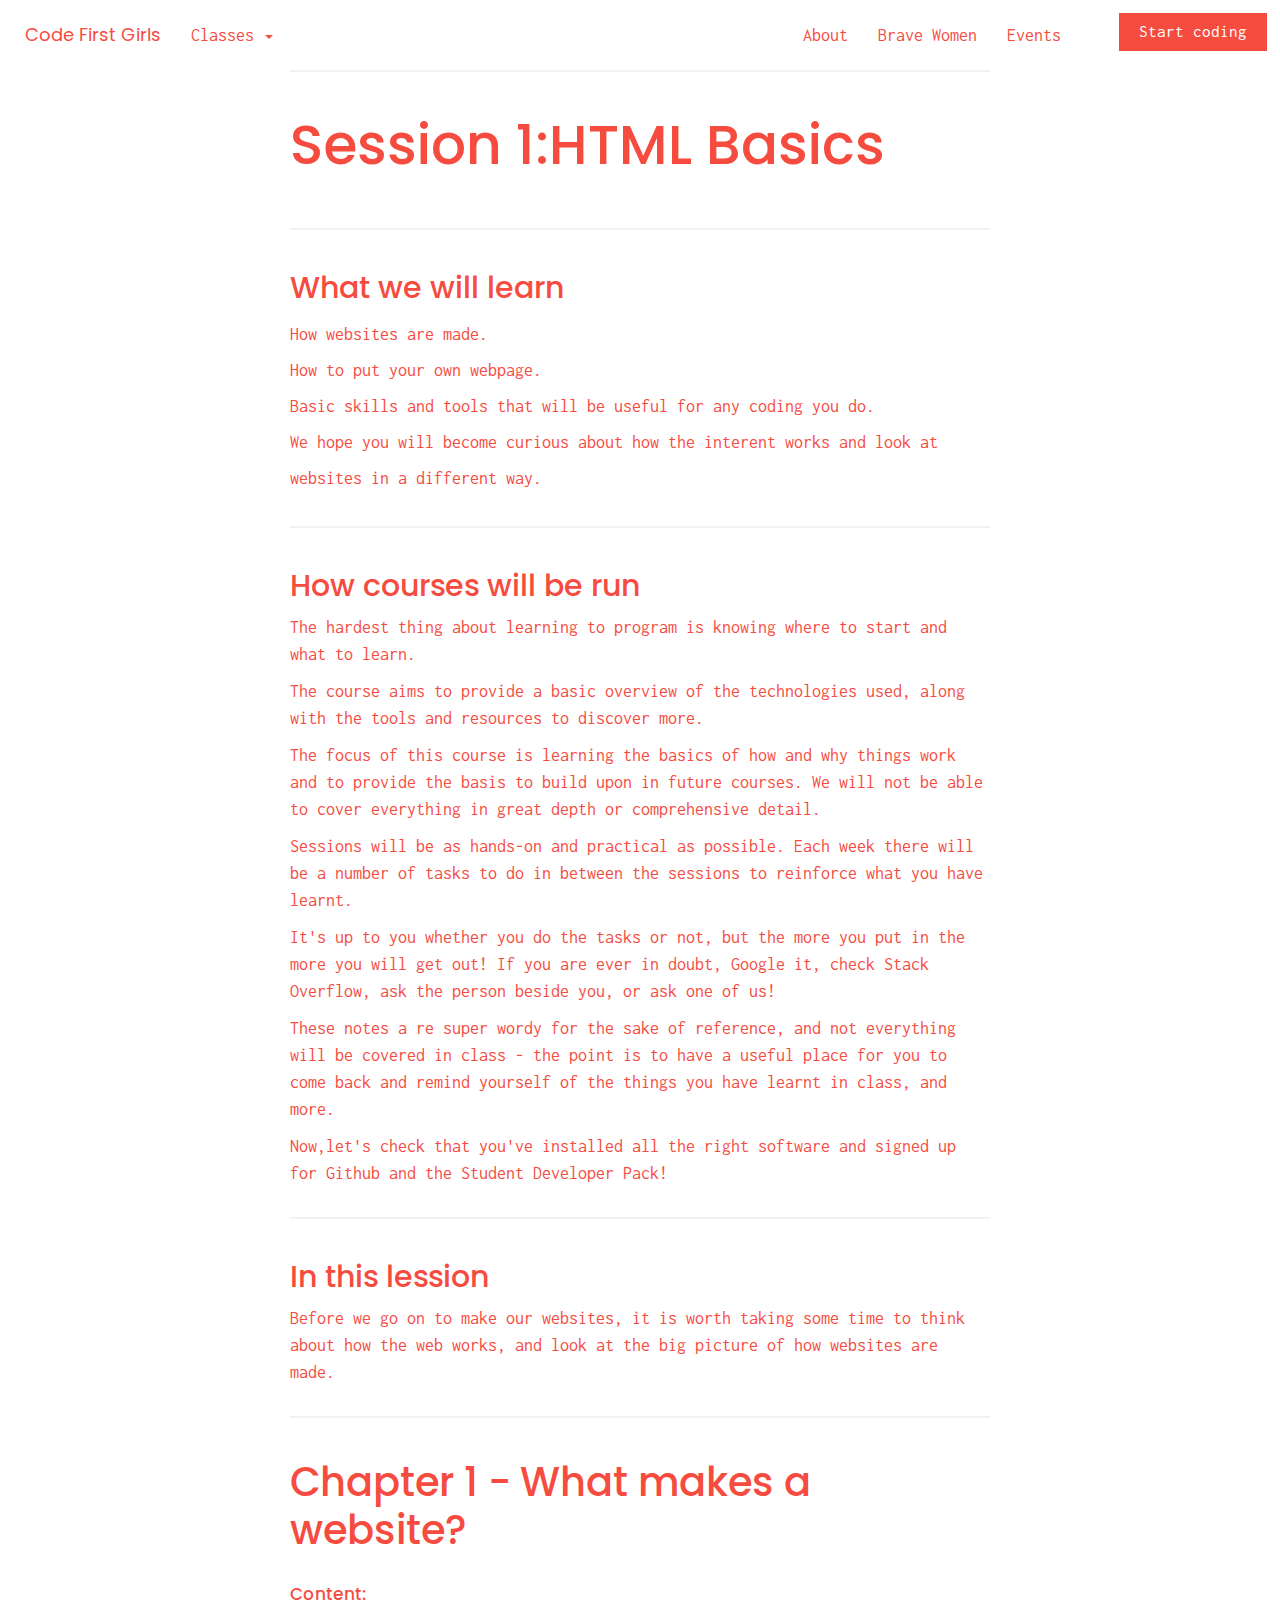
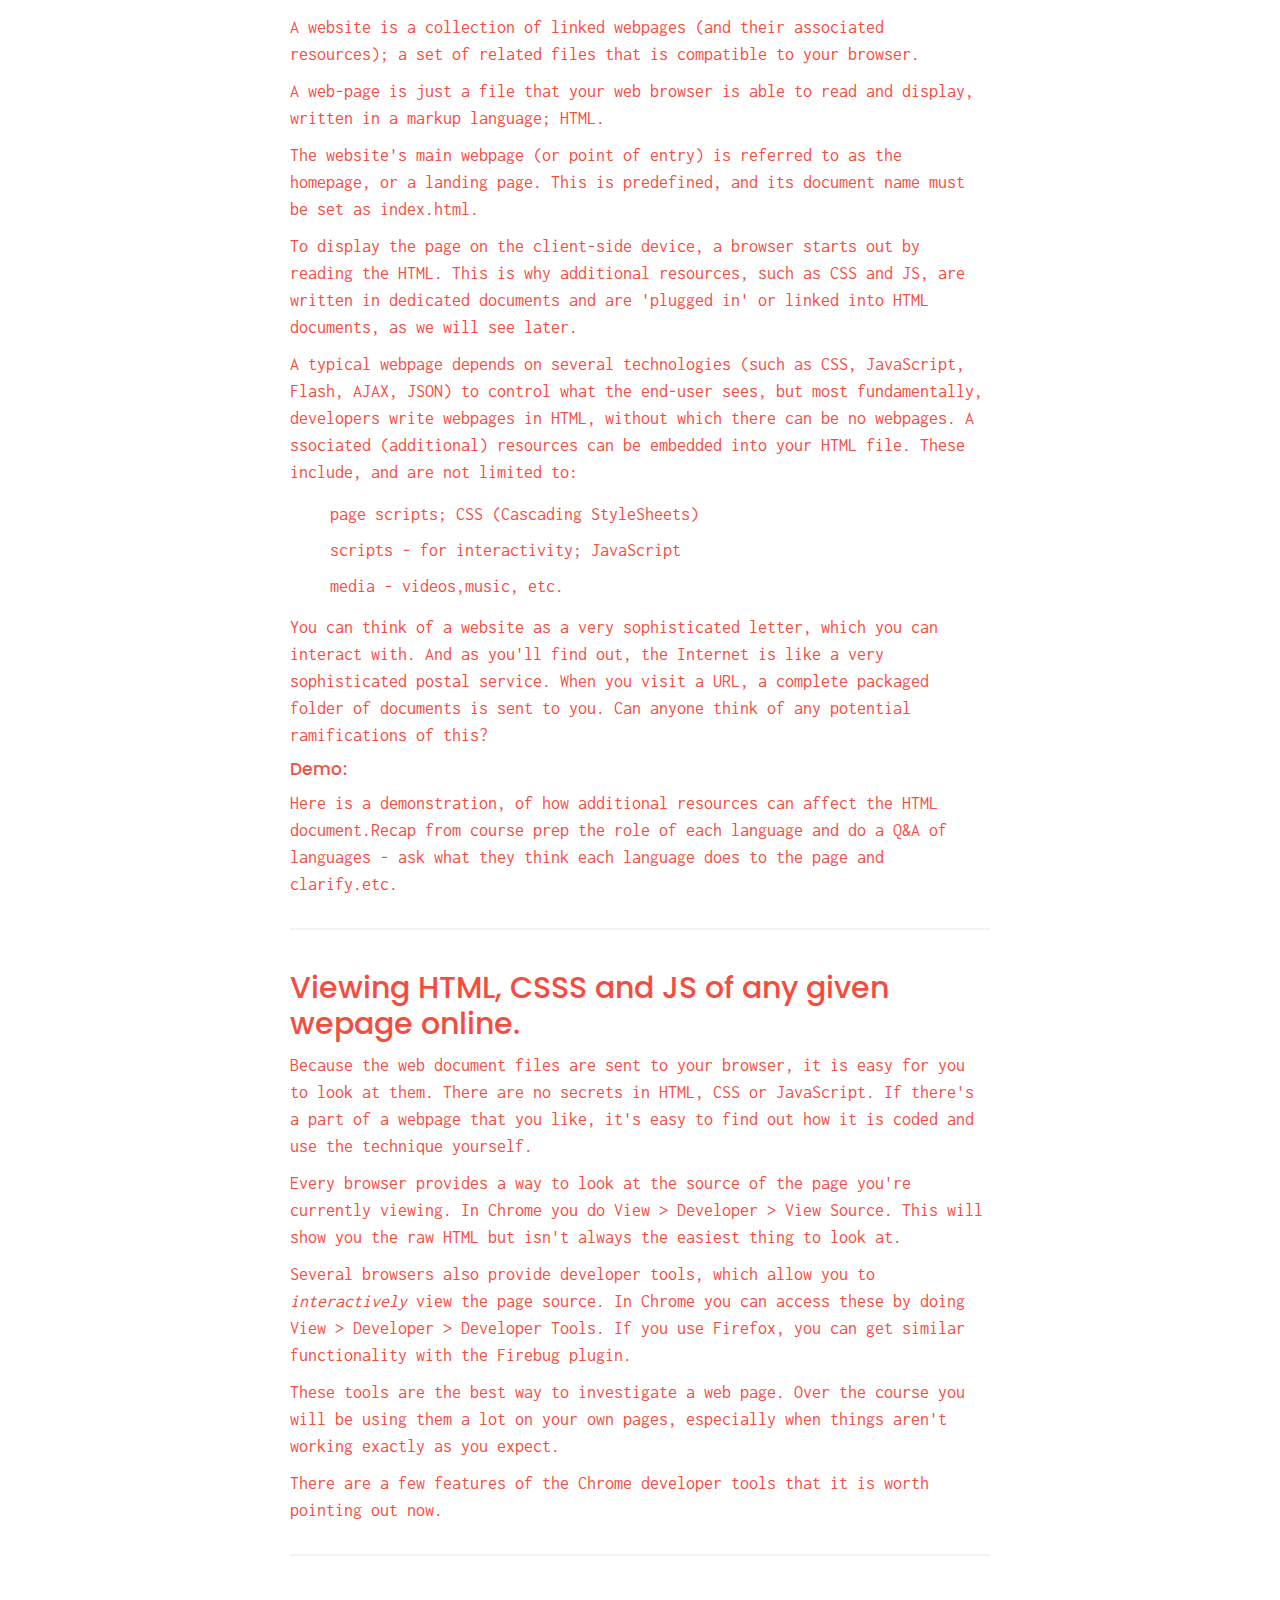
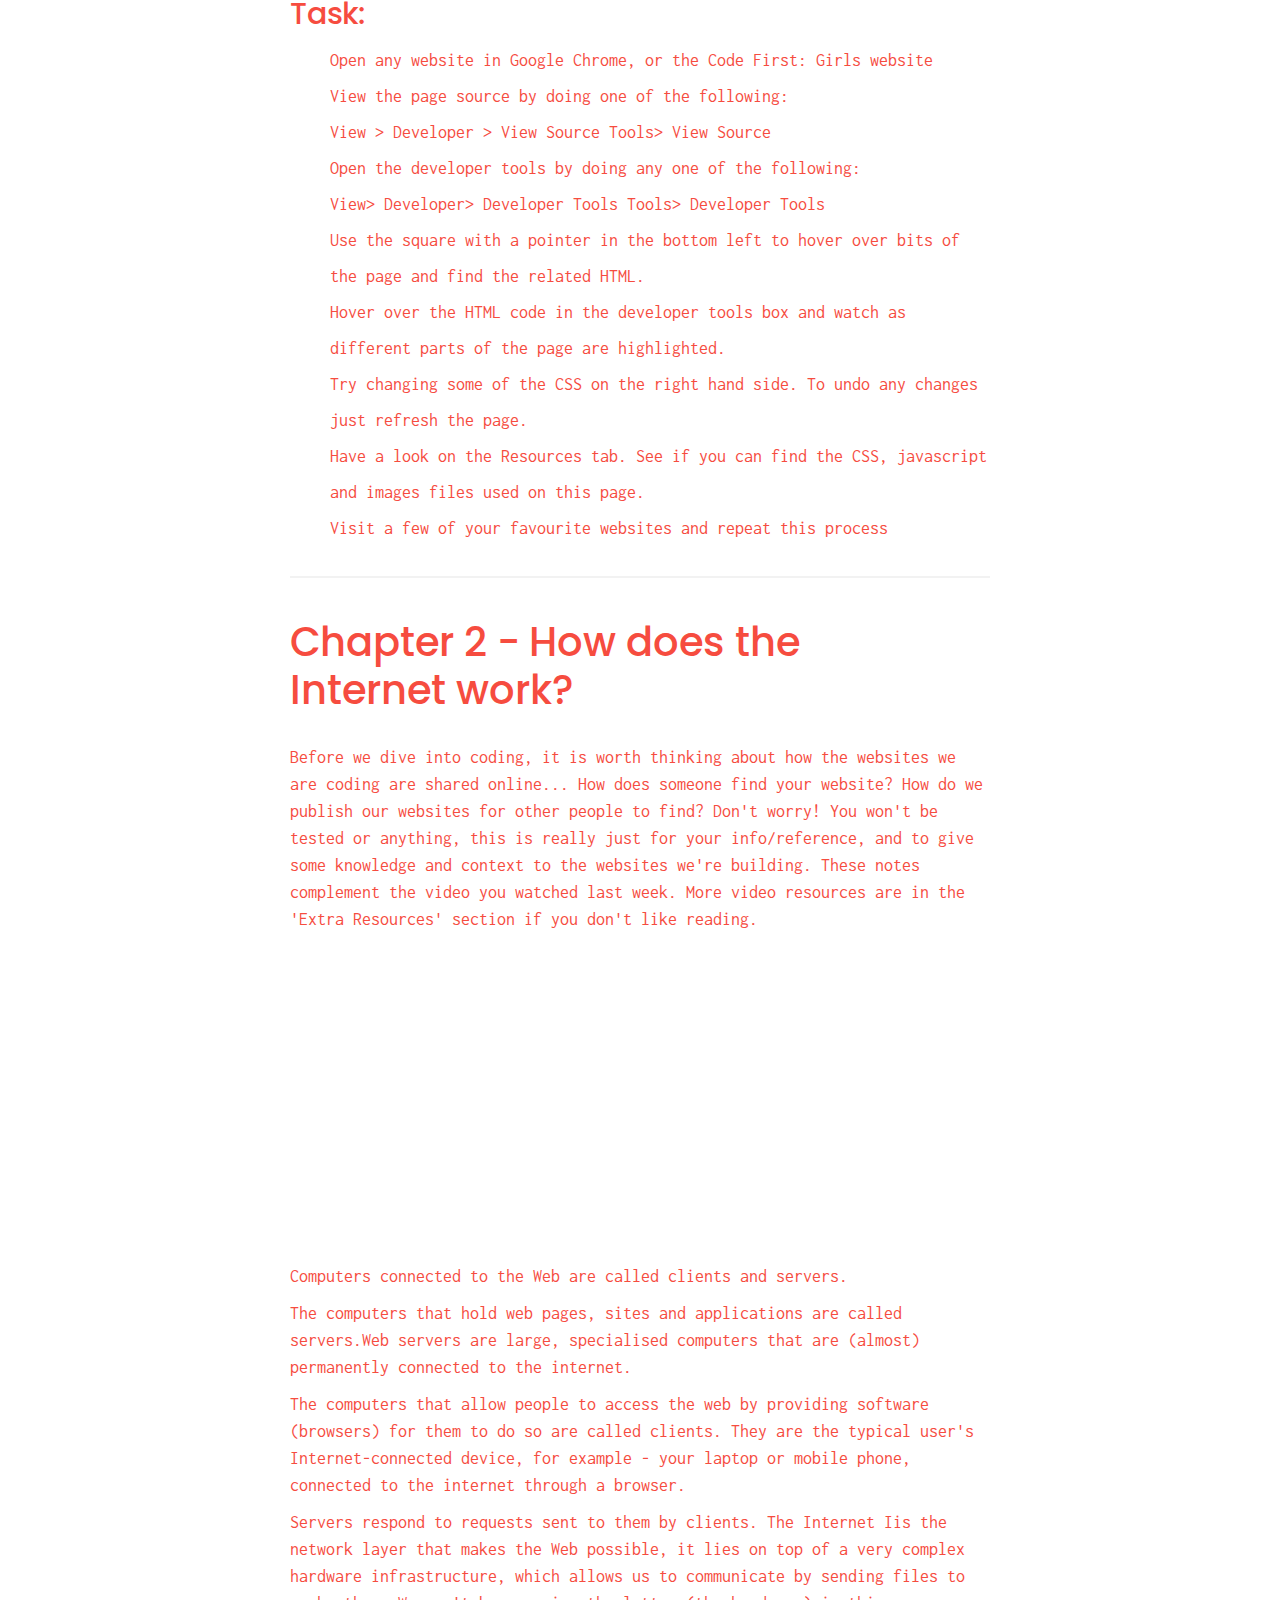
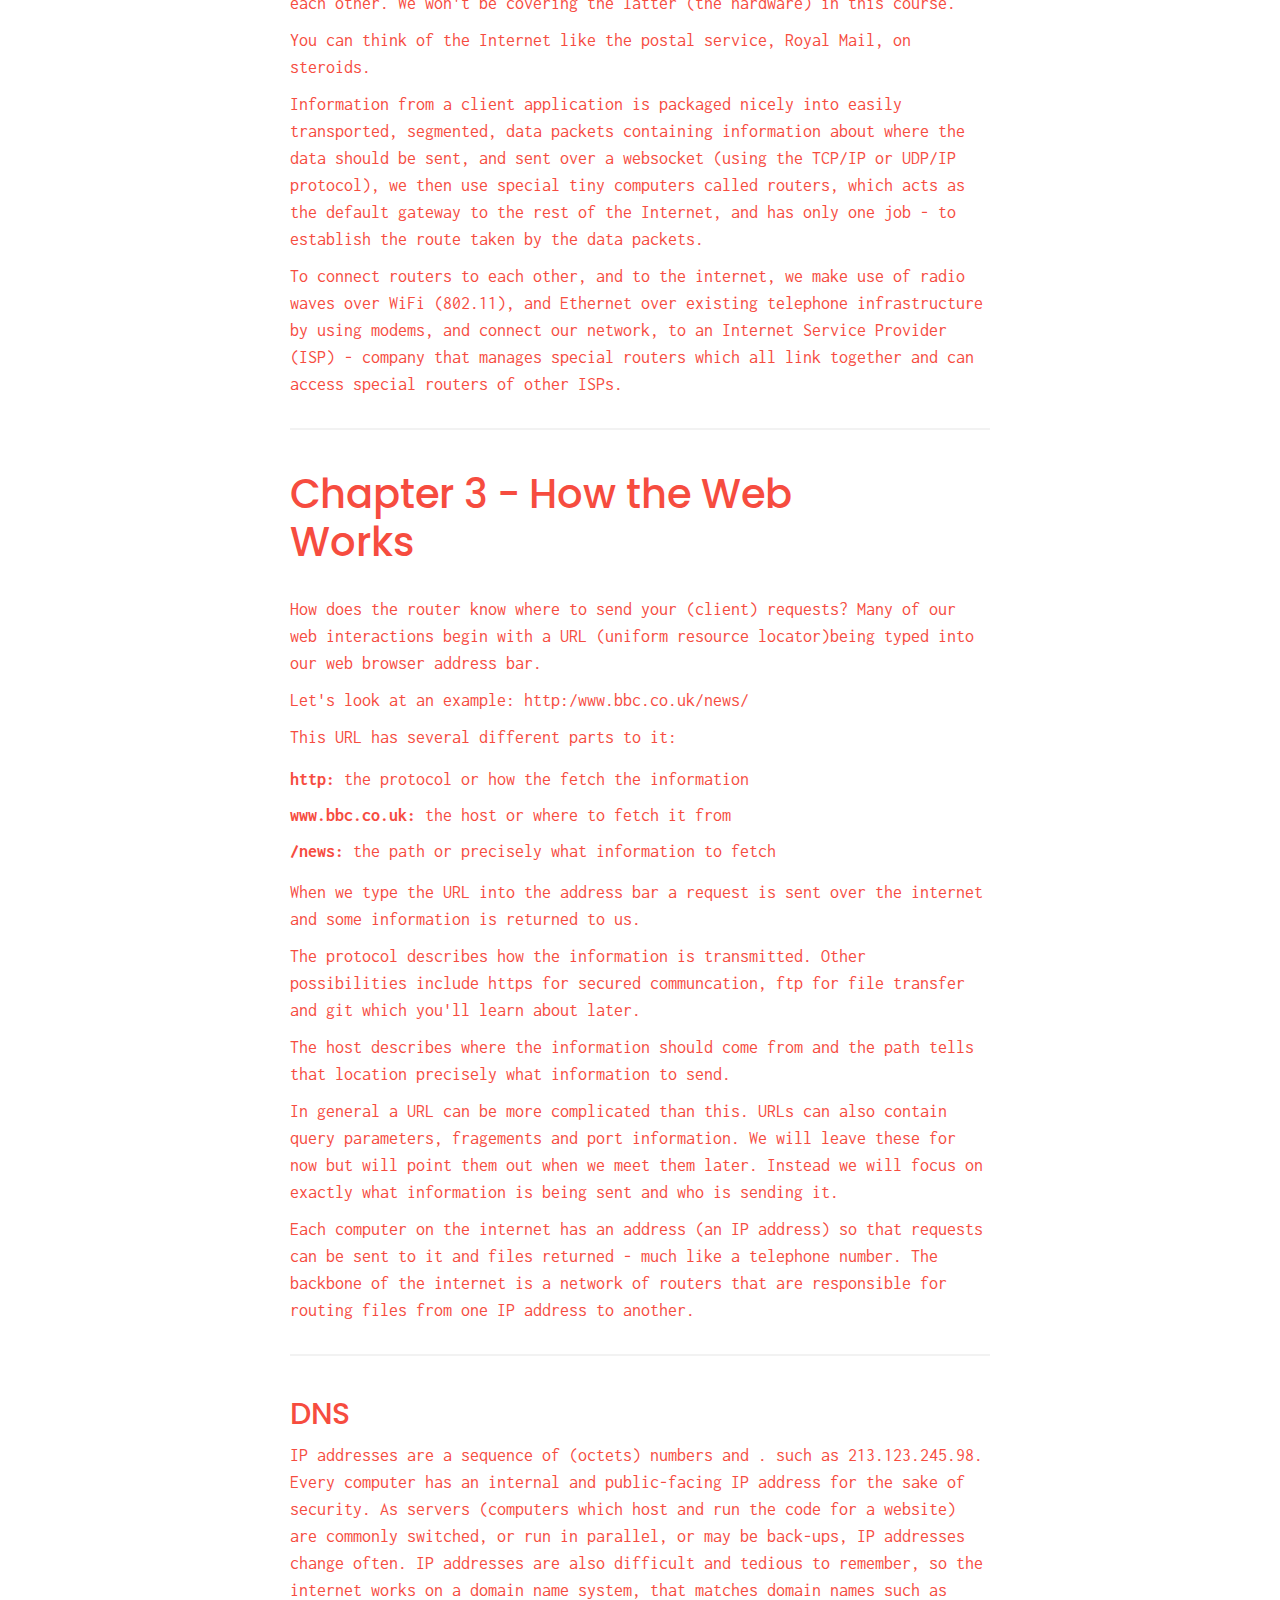
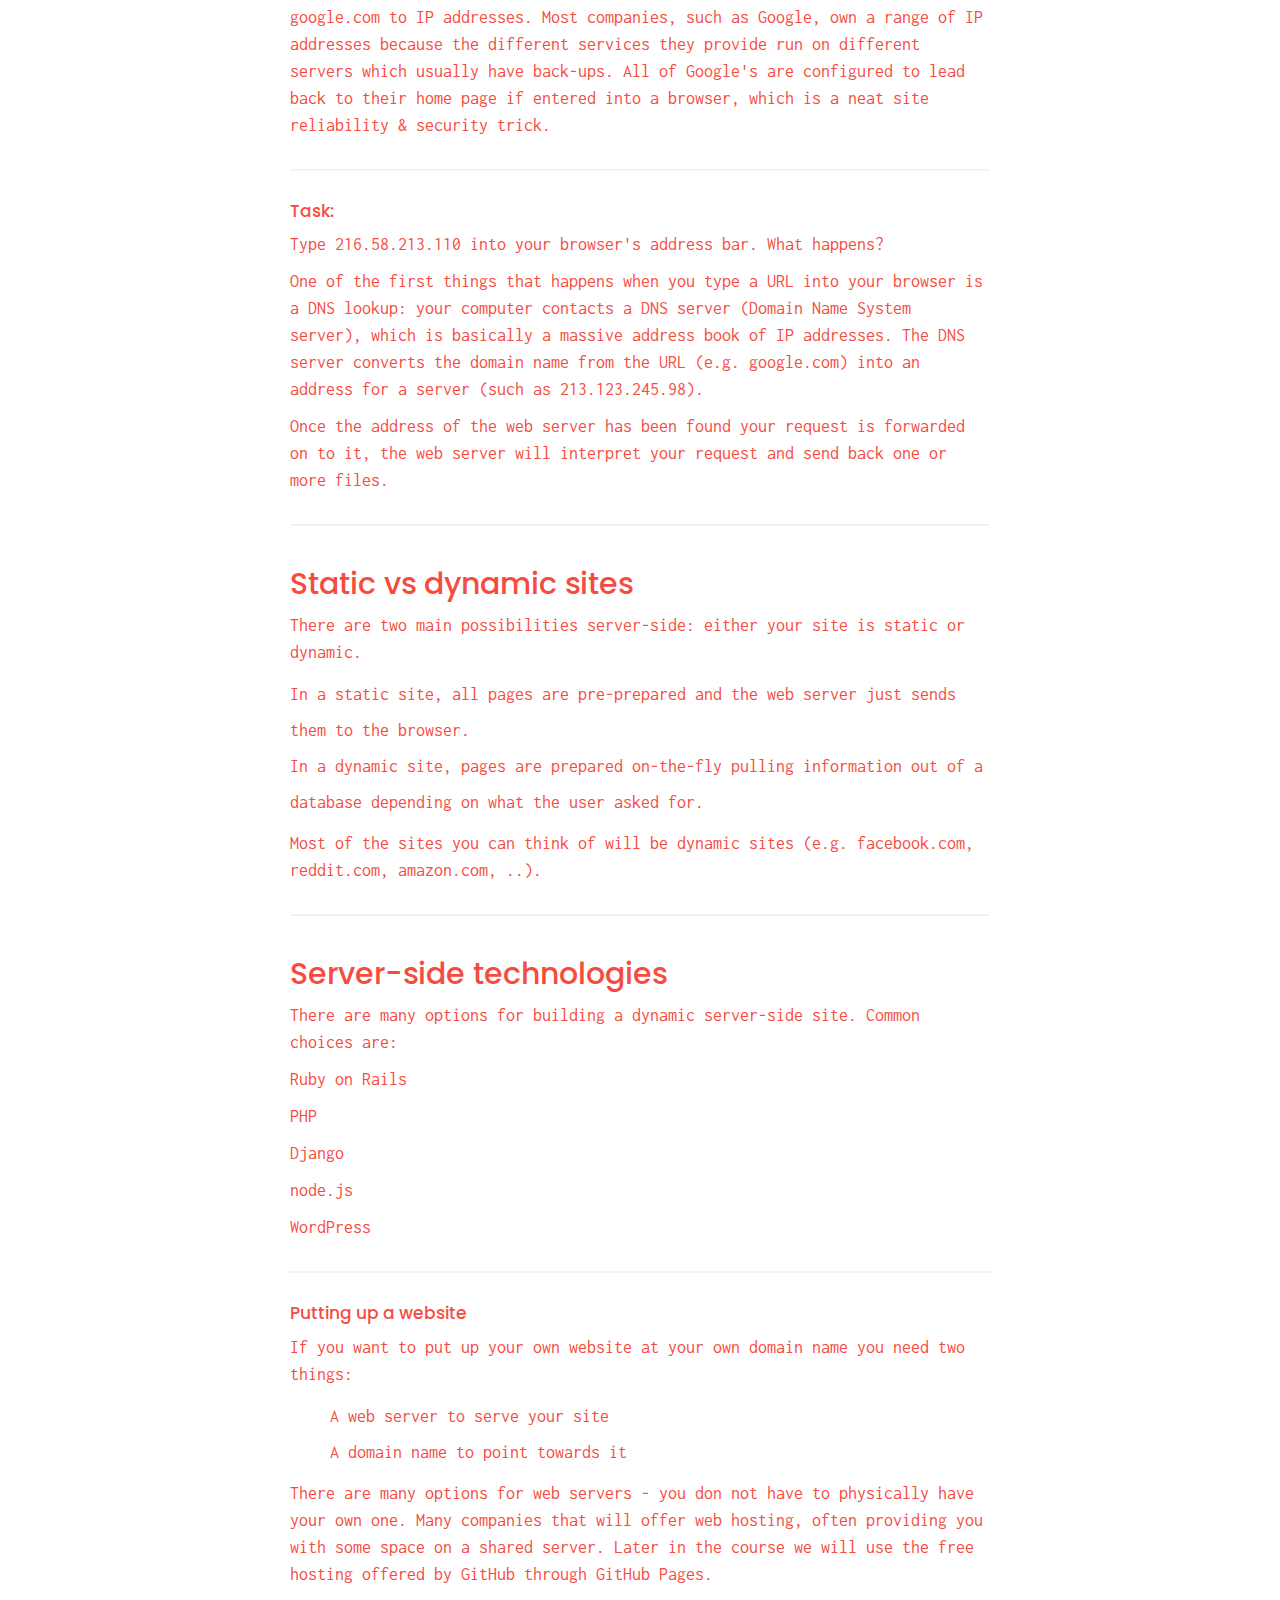
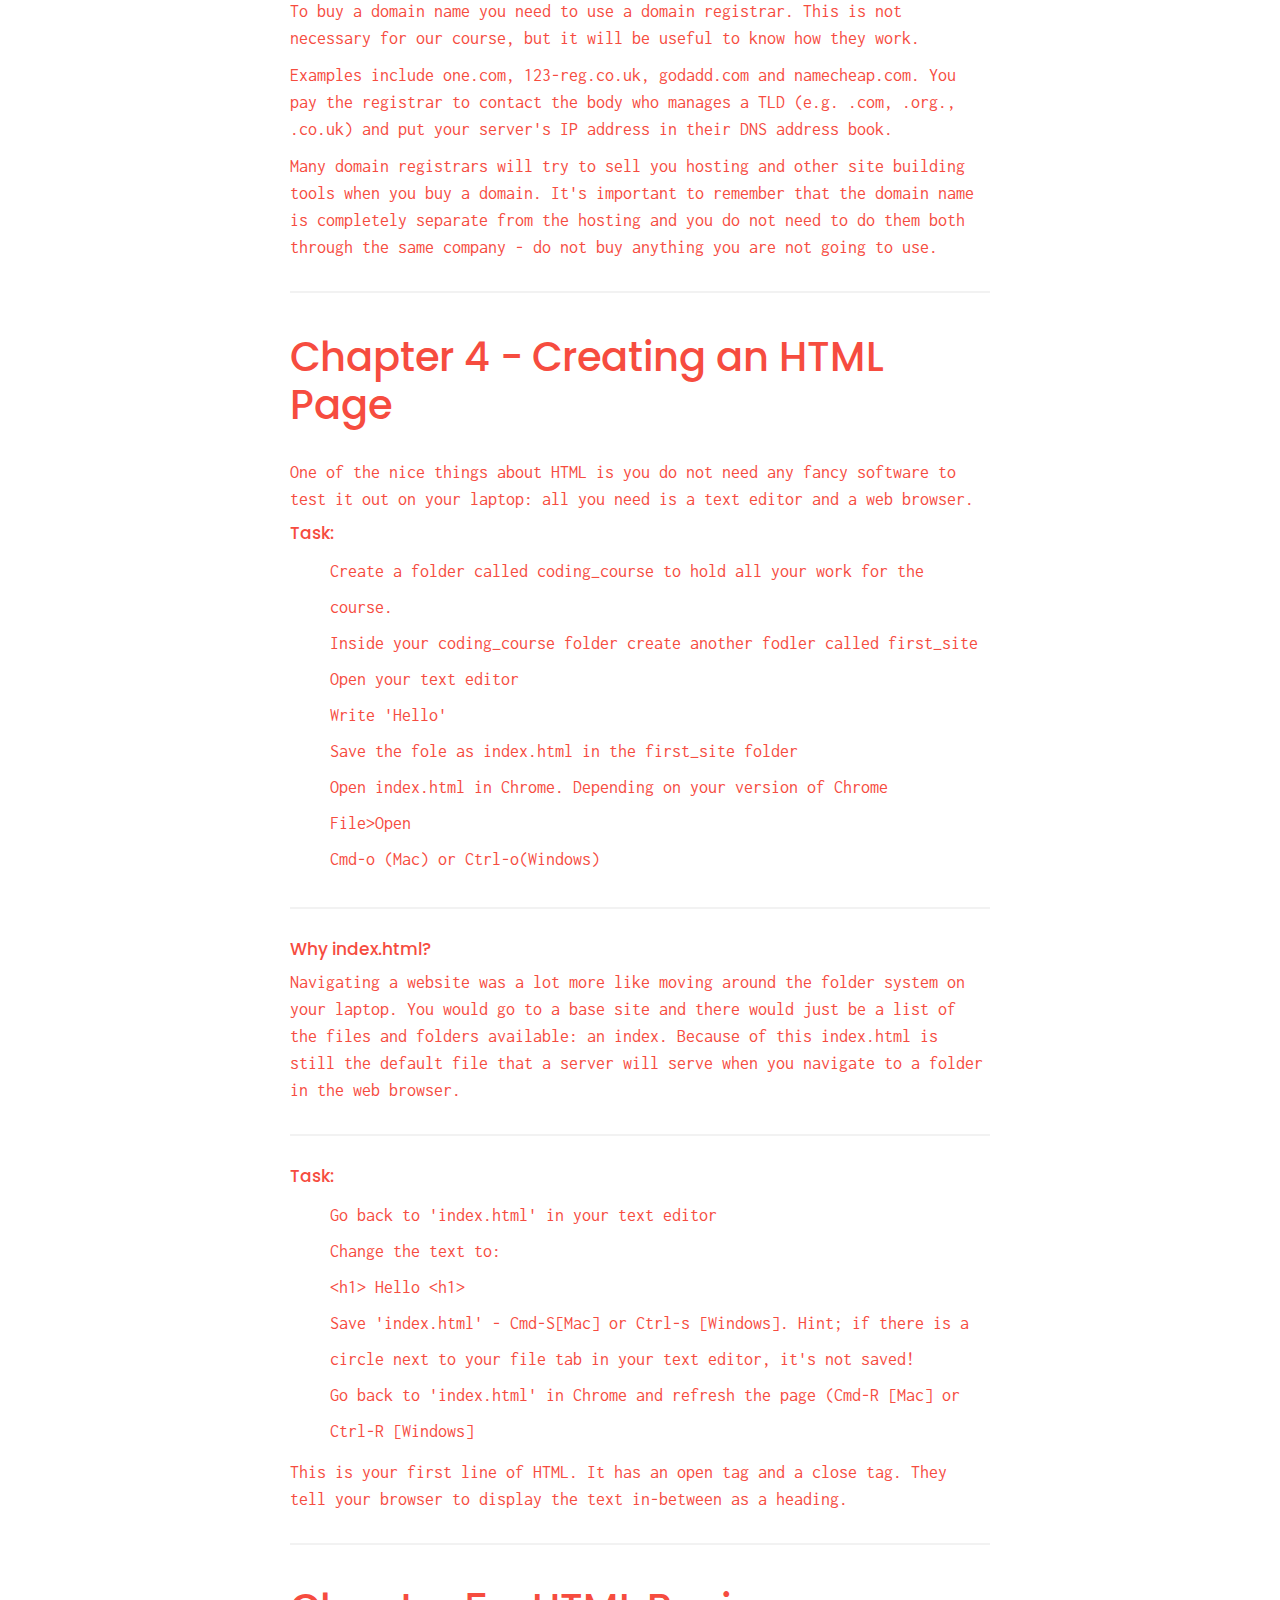
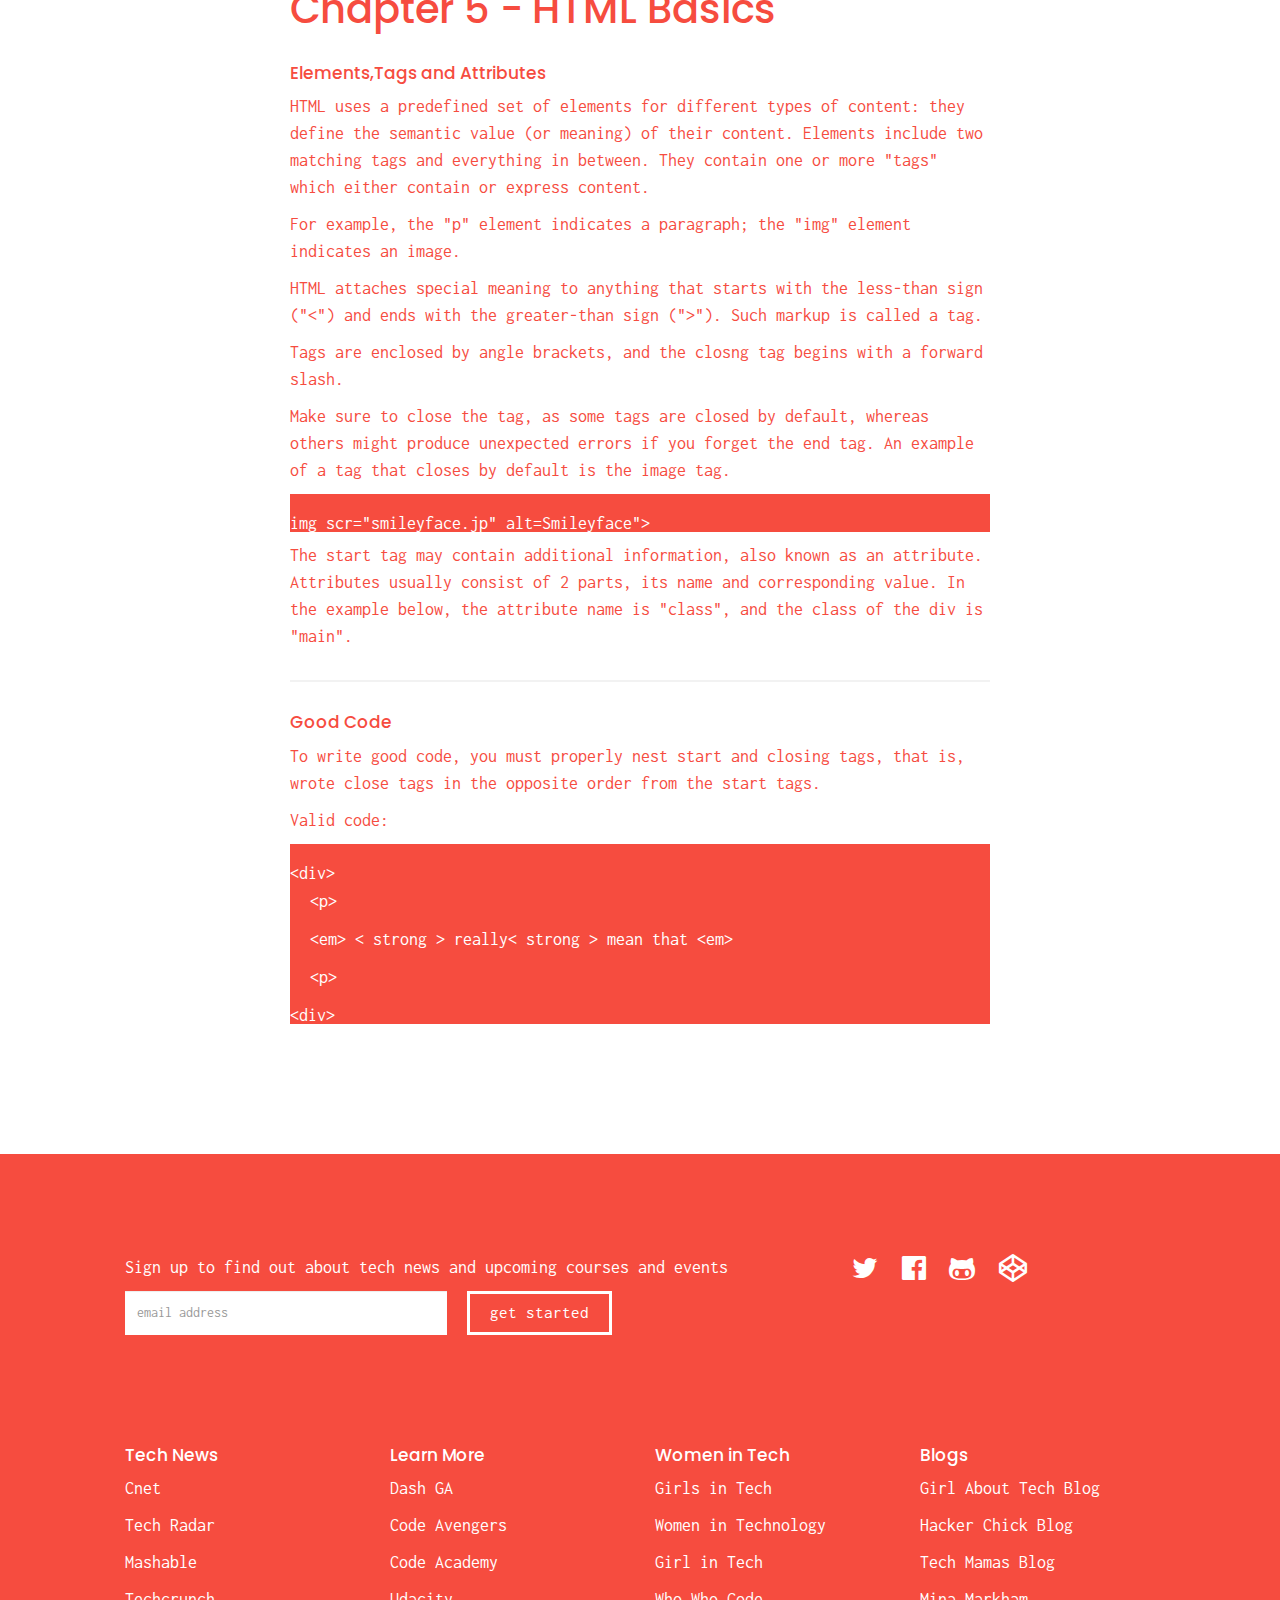
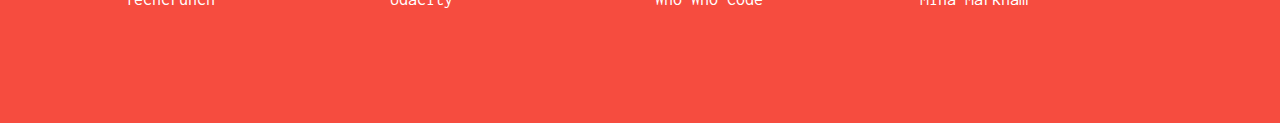
<file: ProsSessionOne.html>
<!DOCTYPE html>
<html lang="en">
<head>
	<meta charset="utf-8">
    <meta http-equiv="X-UA-Compatible" content="IE=edge">
    <meta name="viewport" content="width=device-width, initial-scale=1">
	<meta name="description" content="">
    <meta name="author" content="">
    <title>Homepage</title>
    <!-- Google Fonts -->
    <link href='https://fonts.googleapis.com/css?family=Poppins:600' rel='stylesheet' type='text/css'>
	<link href='https://fonts.googleapis.com/css?family=Inconsolata' rel='stylesheet' type='text/css'>
    <!-- Bootstrap core CSS -->
    <link href="css/bootstrap/css/bootstrap.min.css" rel="stylesheet">
	<!-- Bootstrap FontAwesome -->
    <link rel="stylesheet" href="css/bootstrap/css/font-awesome.min.css">
    <!-- Bootstrap theme -->
	<link href="css/bootstrap/css/bootstrap-theme.min.css" rel="stylesheet">
    <!-- Custom CSS -->
	<link href="css/homepage.css" rel="stylesheet">
    <!-- JS -->
	    <script type="text/javascript" src="js/jquery-3.1.0.min.js"></script>
	    <script type="text/javascript" src="css/bootstrap/js/bootstrap.min.js"></script>
</head>

<body>

<!-- NavBar -->
<nav id="Navbar" class="navbar navbar-inverse navbar-fixed-top">
    <div class="container-fluid">
    <a class="navbar-brand" href="index.html">Code First Girls</a>
        <div class="collapse navbar-collapse" id="bs-example-navbar-collapse-1">
            <ul class="nav navbar-nav">
                <li class="dropdown">
                    <a href="#" class="dropdown-toggle" data-toggle="dropdown" role="button" aria-haspopup="true" aria-expanded="false">Classes <span class="caret"></span></a>
                    
                    <ul class="dropdown-menu">
                        <li><a href="#">HTML Basics</a></li>
                        <li><a href="#">CSS Basics</a></li>
                        <li><a href="#">GitHub Basics</a></li>
                        <li><a href="#">APIs & Frameworks</a></li>
                        <li><a href="#">Bootstrap Basics</a></li>
                        <li><a href="#">jQuery Basics</a></li>
                        <li><a href="#">Website Metrics & Hosting</a></li>
                    </ul>
                </li>
            </ul>

            <ul class="nav navbar-nav navbar-right">
                <li><a href="About.html">About</a></li>
                <li><a href="BraveWomen.html">Brave Women</a></li>
                <li><a href="Events.html">Events</a></li>
                <li><button type="submit" class="btn btn-default">Start coding</button></li> 
            </ul>
        </div><!-- /.navbar-collapse -->
    </div><!-- /.container-fluid -->
</nav>


<!-- Content -->
<div class="class-page-block">
	<div class="class-header">
		<div class="class-typography">
		<h1>Session 1:HTML Basics</h1>
		</div>
	</div>
</div>

	
<div class ="class-page-block">
	<div class="class_typography">
	<div class="what we will learn">
	<h3>What we will learn</h3>

<ul id="class_list">
	<li>How websites are made.</li>
	<li>How to put your own webpage.</li>
	<li>Basic skills and tools that will be useful for any coding you do.</li>
	<li> We hope you will become curious about how the interent works and look at websites in a different way.</li>
</ul>
</div>
</div>
</div>


<div class="class-page-block">
	<div class="class_typography">
		<h3> How courses will be run</h3>

		<p>The hardest thing about learning to program is knowing where to start and what to learn.</p>

		<p>The course aims to provide a basic overview of the technologies used, along with the tools and resources to discover more.</p>

		<p>The focus of this course is learning the basics of how and why things work and to provide the basis to build upon in future courses. We will not be able to cover everything in great depth or comprehensive detail.</p>

		<p>Sessions will be as hands-on and practical as possible. Each week there will be a number of tasks to do in between the sessions to reinforce what you have learnt.</p>

		<p>It's up to you whether you do the tasks or not, but the more you put in the more you will get out! If you are ever in doubt, <a href="http://lmgtfy.com/?q=how+do+i+use+google">Google it</a>, check <a href="http://lmgtfy.com/?q=how+do+i+use+stackoverflow">Stack Overflow</a>, ask the person beside you, or ask one of us!</p>

		<p>These notes a re super wordy for the sake of reference, and not everything will be covered in class - the point is to have a useful place for you to come back and remind yourself of the things you have learnt in class, and more.</p>  

		<p>Now,let's check that you've installed all the right software and signed up for Github and the Student Developer Pack!</p>

</div>
</div>

<div class="class-page-block">
	<h3>In this lession</h3>

	<p>Before we go on to make our websites, it is worth taking some time to think about how the web works, and look at the big picture of how websites are made.</p>
</div>


<div class="class-page-block">

	<h2>Chapter 1 - What makes a website?</h2>

	<h4>Content:</h4>

	<p>A website is a collection of linked webpages (and their associated resources); a set of related files that is compatible to your browser.</p>

	<p>A web-page is just a file that your web browser is able to read and display, written in a markup language; HTML.</p>  

	<p>The  website's main webpage (or point of entry) is referred to as the homepage, or a landing page. This is predefined, and its document name must be set as index.html.</p>  

	<p>To display the page on the client-side device, a browser starts out by reading the HTML. This is why additional resources, such as CSS and JS, are written in dedicated documents and are 'plugged in' or linked into HTML documents, as we will see later.</p>

	<p>A typical webpage depends on several technologies (such as CSS, JavaScript, Flash, AJAX, JSON) to control what the end-user sees, but most fundamentally, developers write webpages in HTML, without which there can be no webpages. A ssociated (additional) resources can be embedded into your HTML file. These include, and are not limited to:</p>

	<ol>
		<li>page scripts; CSS (Cascading StyleSheets)</li>
		<li>scripts - for interactivity; JavaScript</li>
		<li> media - videos,music, etc.</li>
	</ol>

	<p>You can think of a website as a very sophisticated letter, which you can interact with. And as you'll find out, the Internet is like a very sophisticated postal service. When you visit a URL, a complete packaged folder of documents is sent to you. Can anyone think of any potential ramifications of this?</p>

	<h4>Demo:</h4>

	<p>Here is a <a href=<a href="http://codepen.io/dianaklee/pen/PPoEoe_blank"> demonstration</a>, of how additional resources can affect the HTML document.Recap from course prep the role of each language and do a Q&A of languages - ask what they think each language does to the page and clarify.etc.</p>
</div>

<div class="class-page-block">

	<h3>Viewing HTML, CSSS and JS of any given wepage online.</h3>

	<p>Because the web document files are sent to your browser, it is easy for you to look at them. There are no secrets in HTML, CSS or JavaScript.​ If there's a part of a webpage that you like, it's easy to find out how it is coded and use the technique yourself.</p>

	<p>Every browser provides a way to look at the source of the page you're currently viewing. In Chrome you do View > Developer > View Source. This will show you the raw HTML but isn't always the easiest thing to look at.</p>

	<p>Several browsers also provide developer tools, which allow you to <em>interactively</em> view the page source. In Chrome you can access these by doing View > Developer > Developer Tools. If you use Firefox, you can get similar functionality with the Firebug plugin.</p>

	<p>These tools are the best way to investigate a web page. Over the course you will be using them a lot on your own pages, especially when things aren't working exactly as you expect.</p>

	<p>There are a few features of the Chrome developer tools that it is worth pointing out now.</p>

</div>

<div class='class-page-block'>
		<h3>Task:</h3>
			<ol>
			<li>Open any website in Google Chrome, or the Code First: Girls website</li>
			<li>View the page source by doing one of the following:</li>
			<li>View > Developer > View Source Tools> View Source</li>
			<li>Open the developer tools by doing any one of the following:</li>
			<li>View> Developer> Developer Tools Tools> Developer Tools </li>
			<li>Use the square with a pointer in the bottom left to hover over bits of the page and find the related HTML.</li>
			<li>Hover over the HTML code in the developer tools box and watch as different parts of the page are highlighted.</li>
			<li>Try changing some of the CSS on the right hand side. To undo any changes just refresh the page.</li>
			<li>Have a look on the Resources tab. See if you can find the CSS, javascript and images files used on this page.</li>
			<li>Visit a few of your favourite websites and repeat this process</li>
		</ol>

</div>

<div class="class-page-block">

	<h2>Chapter 2 - How does the Internet work?</h2>
	<p>Before we dive into coding, it is worth thinking about how the websites we are coding are shared online... How does someone find your website? How do we publish our websites for other people to find? Don't worry! You won't be tested or anything, this is really just for your info/reference, and to give some knowledge and context to the websites we're building.  These notes complement the video you watched last week. More video resources are in the 'Extra Resources' section if you don't like reading.</p>

	<div class="homework-video">

	<iframe width="560" height="315" display:"inline-block" src="https://www.youtube.com/embed/7_LPdttKXPc" frameborder="0" allowfullscreen></iframe>
	</div>

	<p>Computers connected to the Web are called clients and servers.</p>

	<p>The computers that hold web pages, sites and applications are called servers.Web servers are large, specialised computers that are (almost) permanently connected to the internet.</p>

	<p>The computers that allow people to access the web by providing software (browsers) for them to do so are called clients. They are the typical user's Internet-connected device, for example - your laptop or mobile phone, connected to the internet through a browser.</p>

	<p>Servers respond to requests sent to them by clients. The Internet Iis the network layer that makes the Web possible, it lies on top of a very complex hardware infrastructure, which allows us to communicate by sending files to each other. We won't be covering the latter (the hardware) in this course.</p>

	<p>You can think of the Internet like the postal service, Royal Mail, on steroids.</p>

	<p>Information from a client application is packaged nicely into easily transported, segmented, data packets containing information about where the data should be sent,​ and sent over a websocket (using the TCP/IP or UDP/IP protocol), we then use special tiny computers called routers, which acts as the default gateway to the rest of the Internet, and has only one job - to establish the route taken by the data packets.</p>

	<p>To connect routers to each other, and to the internet, we make use of radio waves over WiFi (802.11), and Ethernet over existing telephone infrastructure by using modems, and connect our network,​ to an Internet Service Provider (ISP)​ - company that manages special routers which all link together and can access special routers of other ISPs.</p>

</div>


<div class="class-page-block">

	<h2>Chapter 3 - How the Web Works </h2>

	<p>How does the router know where to send your (client) requests? Many of our web interactions begin with a URL (uniform resource locator)​being typed into our web browser address bar.</p>

	<p>Let's look at an example: <a href="http://www.bbc.co.uk/news"> http:/www.bbc.co.uk/news/</a></p>

	<p>This URL has several different parts to it:</p>

		<ul>
			<li><strong>http:</strong> the protocol or how the fetch the information</li>
			<li><strong>www.bbc.co.uk:</strong> the host or where to fetch it from</li>
			<li><strong>/news:</strong> the path or precisely what information to fetch </li>
		</ul>

	<p>When we type the URL into the address bar a request is sent over the internet and some information is returned to us.</p>

	<p>The protocol describes how the information is transmitted. Other possibilities include https for secured communcation, ftp for file transfer and git which you'll learn about later.</p>

	<p>The host describes where the information should come from and the path tells that location precisely what information to send.</p>

	<p>In general a URL can be more complicated than this. URLs can also contain query parameters, fragements and port information. We will leave these for now but will point them out when we meet them later. Instead we will focus on exactly what information is being sent and who is sending it.</p>

	<p>Each computer on the internet has an address (an IP address) so that requests can be sent to it and files returned - much like a telephone number. The backbone of the internet is a network of routers that are responsible for routing files from one IP address to another.</p>

</div>


<div class="class-page-block">
	<h3>DNS</h3>

	<p>IP addresses are a sequence of (octets) numbers and . such as 213.123.245.98. ​Every computer has an internal and public-facing IP address for the sake of security. As servers (computers which host and run the code for a website) are commonly switched, or run in parallel, or may be back-ups, IP addresses change often. IP addresses are also difficult and tedious to remember, so the internet works on a domain name system, that matches domain names such as google.com to IP addresses. Most companies, such as Google, own a range of IP addresses because the different services they provide run on different servers which usually have back-ups. All of Google's are configured to lead back to their home page if entered into a browser, which is a neat site reliability & security trick.</p>
</div>

<div class="class-page-block">
	<h4>Task:</h4>

	<p> Type 216.58.213.110 into your browser's address bar. What happens?</p>

	<p>One of the first things that happens when you type a URL into your browser is a DNS lookup:​ your computer contacts a DNS server (Domain Name System server), which is basically a massive address book of IP addresses. The DNS server converts the domain name from the URL (e.g. google.com) into an address for a server (such as 213.123.245.98).</p>

	<p>Once the address of the web server has been found your request is forwarded on to it, the web server will interpret your request and send back one or more files.</p>

</div>

<div class="class-page-block">

	<h3>Static vs dynamic sites</h3>

	<p>There are two main possibilities server-side: either your site is static or dynamic.</p>
		<ul>
			<li>In a static site, all pages are pre-prepared and the web server just sends them to the browser.</li>
			<li>In a dynamic site, pages are prepared on-the-fly pulling information out of a database depending on what the user asked for.</li>
		</ul>
	<p>Most of the sites you can think of will be dynamic sites (e.g. facebook.com, reddit.com, amazon.com, ..).</p>
</div>

<div class="class-page-block">

	<h3>Server-side technologies</h3>

	<p>There are many options for building a dynamic server-side site. Common choices are:</p>
	<p>Ruby on Rails</p>

	<p>PHP</p>

	<p>Django</p>

	<p>node.js</p>

	<p>WordPress</p>

</div>

<div class="class-page-block">
	<h4>Putting up a website</h4>

	<p>If you want to put up your own website at your own domain name you need two things:</p>

		<ol>
			<li>A web server to serve your site</li>
			<li>A domain name to point towards it</li>
		</ol>

	<p>There are many options for web servers - you don not have to physically have your own one. Many companies that will offer web hosting, often providing you with some space on a shared server. Later in the course we will use the free hosting offered by GitHub through GitHub Pages.</p>

	<p>To buy a domain name you need to use a domain registrar. This is not necessary for our course, but it will be useful to know how they work.</p>

	<p>Examples include one.com, 123-reg.co.uk, godadd.com and namecheap.com. You pay the registrar to contact the body who manages a TLD (e.g. .com, .org., .co.uk) and put your server's IP address in their DNS address book.</p>

	<p>Many domain registrars will try to sell you hosting and other site building tools when you buy a domain. It's important to remember that the domain name is completely separate from the hosting and you do not need to do them both through the same company - do not buy anything you are not going to use.</p>

</div>

<div class="class-page-block">
	<h2>Chapter 4 - Creating an HTML Page </h2>
	<p>One of the nice things about HTML is you do not need any fancy software to test it out on your laptop: all you need is a text editor and a web browser.</p>
	<h4>Task:</h4>
		<ol>
			<li>Create a folder called coding_course to hold all your work for the course.</li>
			<li>Inside your coding_course folder create another fodler called first_site</li>
			<li>Open your text editor</li>
			<li>Write 'Hello'</li>
			<li>Save the fole as index.html in the first_site folder</li>
			<li>Open index.html in Chrome. Depending on your version of Chrome</li>
			<li>File>Open</li>
			<li>Cmd-o (Mac) or Ctrl-o(Windows)<li>
</ol>
</div>


<div class="class-page-block">
	<h4>Why index.html?</h4>
	<p>Navigating a website was a lot more like moving around the folder system on your laptop. You would go to a base site and there would just be a list of the files and folders available: an index. Because of this index.html is still the default file that a server will serve when you navigate to a folder in the web browser.</p>
</div>

<div class="class-page-block">
	<h4>Task:</h4>
		<ol>
			<li>Go back to 'index.html' in your text editor</li>
			<li>Change the text to:<li>
			<li>&lt;h1&gt; Hello &lt;h1&gt; </li>
			<li>Save 'index.html' - Cmd-S[Mac] or Ctrl-s [Windows]. Hint; if there is a circle next to your file tab in your text editor, it's not saved!</li>
			<li>Go back to 'index.html' in Chrome and refresh the page (Cmd-R [Mac] or Ctrl-R [Windows]</li>
		</ol>
		<p>This is your first line of HTML. It has an open tag and a close tag. They tell your browser to display the text in-between as a heading.</p>
</div>

<div class="class-page-block">
	<h2>Chapter 5 - HTML Basics </h2>
	<h4>Elements,Tags and Attributes</h4>
	<p> HTML uses a predefined set of elements for different types of content: they define the semantic value (or meaning) of their content. Elements include two matching tags and everything in between. They contain one or more "tags" which either contain or express content.</p>	
	<p>For example, the "p" element indicates a paragraph; the "img" element indicates an image.</p>	
	<p>HTML attaches special meaning to anything that starts with the less-than sign ("<") and ends with the greater-than sign (">"). Such markup is called a t​ag​.</p>	
	<p>Tags are enclosed by angle brackets, and the closng tag begins with a forward slash.</p>		
	<p>Make sure to close the tag, as some tags are closed by default, whereas others might produce 
	unexpected errors if you forget the end tag. An example of a tag that closes by default is the image tag.</p>
	<div class="class-example"><p>img scr="smileyface.jp" alt=Smileyface"></p></div>
	<p>The start tag may contain additional information, also known as an attribute. Attributes usually consist of 2 parts, its name and corresponding value. In the example below, the attribute name is "class", and the class of the div is "main".</p>
 </div>

 <div class="class-page-block">	
	<h4>Good Code</h4>
	<p> To write good code, you must properly nest start and closing tags, that is, wrote close tags in the opposite order from the start tags.</p>
	<p>Valid code:</p>
		<div class="class-example">
			<p> &lt;div&gt;</p>
			<div class="tab1"><p>&lt;p&gt;</p></div>
			<div class="tab2"><p>&lt;em&gt; &lt; strong &gt; really&lt; strong &gt; mean that &lt;em&gt;</p></div>
			<div class="tab2"><p>&lt;p&gt;</p></div>
			<p>&lt;div&gt;</p>
		</div>
</div>
</li>

<!-- Footer -->
    <footer>
		<div class="footer">
	        <div class="row">
	        	<div class="newsletter">
			    	<div class="col-md-8">
			        	<p>Sign up to find out about tech news and upcoming courses and events</p>
			            <div class="input-group">
			               <input type="email address" placeholder="email address" class="form-control">
			               <span class="input-group-btn"><button onclick="window.location.href='/page2'">get started</button></span>
			            </div>
			        </div>
	            </div>
	            <div class="socialicons">
		            <div class="col-md-4">
		                <a class="twittericon" target="_blank" href="https://twitter.com/CodeFirstGirls"><i class="fa fa-twitter fa-2x" aria-hidden="true"></i></a>
		                <a class="facebookicon" target="_blank" href="https://www.facebook.com/codefirstgirlsgeneral"><i class="fa fa-facebook-official fa-2x" aria-hidden="true"></i>
		                <a class="githubicon" target="_blank" href="https://github.com/CodeFirstGirls"><i class="fa fa-github-alt fa-2x" aria-hidden="true"></i>
		                <a class="codepenicon" target="_blank" href="http://codepen.io/search/pens?q=code+first+girls&limit=all&type=type-pens"><i class="fa fa-codepen fa-2x" aria-hidden="true"></i>
		            </div>
	        	</div>
	        </div>

	        <div class="row">
	        	<div class="footerlinks">
		        	<div class="col-md-3">
		                <h4><span>Tech News</span></h4>
		                <p><a href="http://www.cnet.com/uk/">Cnet</a></p>
		                <p><a href="http://www.techradar.com/">Tech Radar</a></p>
		                <p><a href="http://mashable.com/">Mashable</a></p>
		                <p><a href="https://techcrunch.com/">Techcrunch</a></p>
		            </div> 

		            <div class="col-md-3">
		                <h4><span>Learn More</span></h4>
		                <p><a href="https://dash.generalassemb.ly/">Dash GA</a></p>
		                <p><a href="https://www.codeavengers.com/">Code Avengers</a></p>
		                <p><a href="https://www.codecademy.com/">Code Academy</a></p>
		                <p><a href="https://www.udacity.com/">Udacity</a></p>
		            </div> 

		            <div class="col-md-3">
		                <h4><span>Women in Tech</span></h4>
		                <p><a href="https://girlsintechuk.com/">Girls in Tech</a></p>
		                <p><a href="http://www.women-in-technology.com/">Women in Technology</a></p>
		                <p><a href="http://girlsintech.org/">Girl in Tech</a></p>
		                <p><a href="https://www.womenwhocode.com/london">Who Who Code</a></p>

		            </div> 

		            <div class="col-md-3">
		                <h4><span>Blogs</span></h4>
		                <p><a href=http://www.girlabouttech.com/>Girl About Tech Blog</a></p>
		                <p><a href=http://hackerchick.com/>Hacker Chick Blog</a></p>
		                <p><a href=http://www.techmamas.com/>Tech Mamas Blog</a></p>
		                <p><a href="https://www.girldevelopit.com/">Mina Markham</a></p>

		            </div>
		        </div>
			</div>
        </div> 
    </footer>   


</body>
</html>
</file>
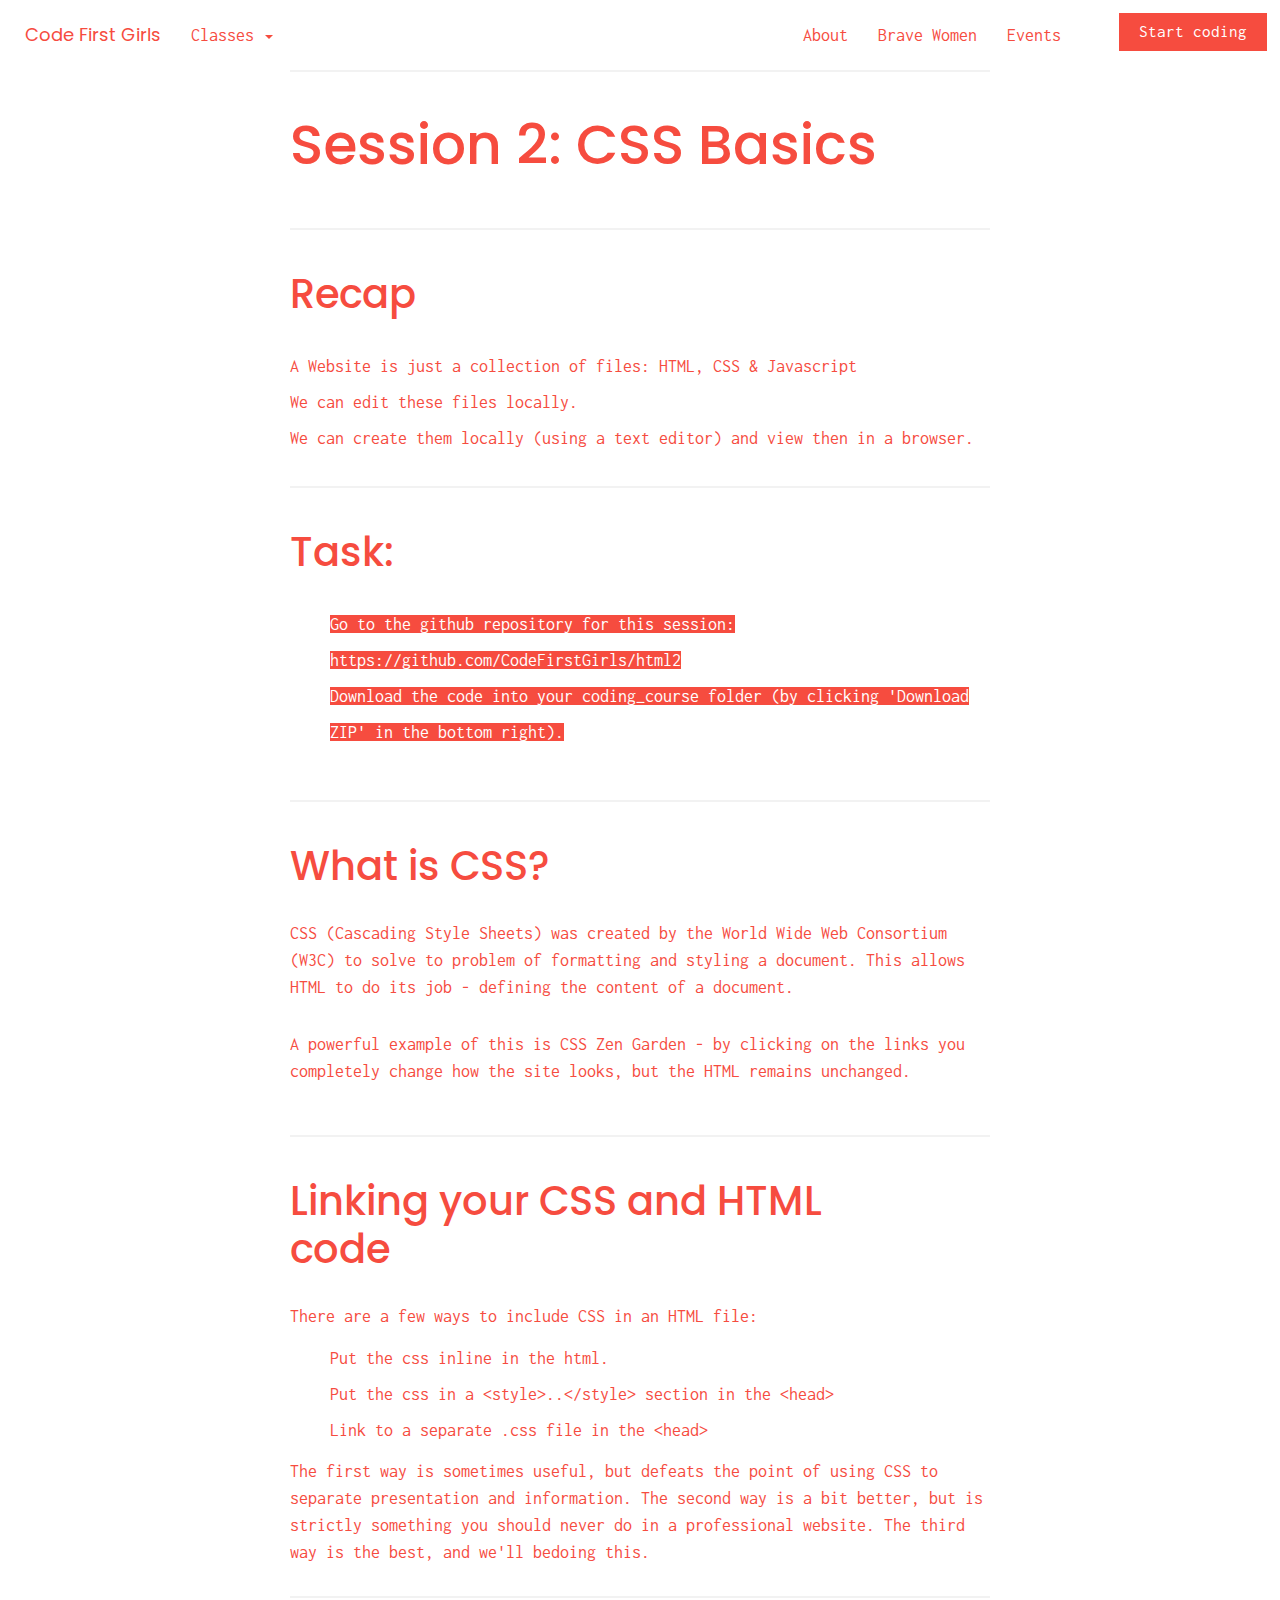
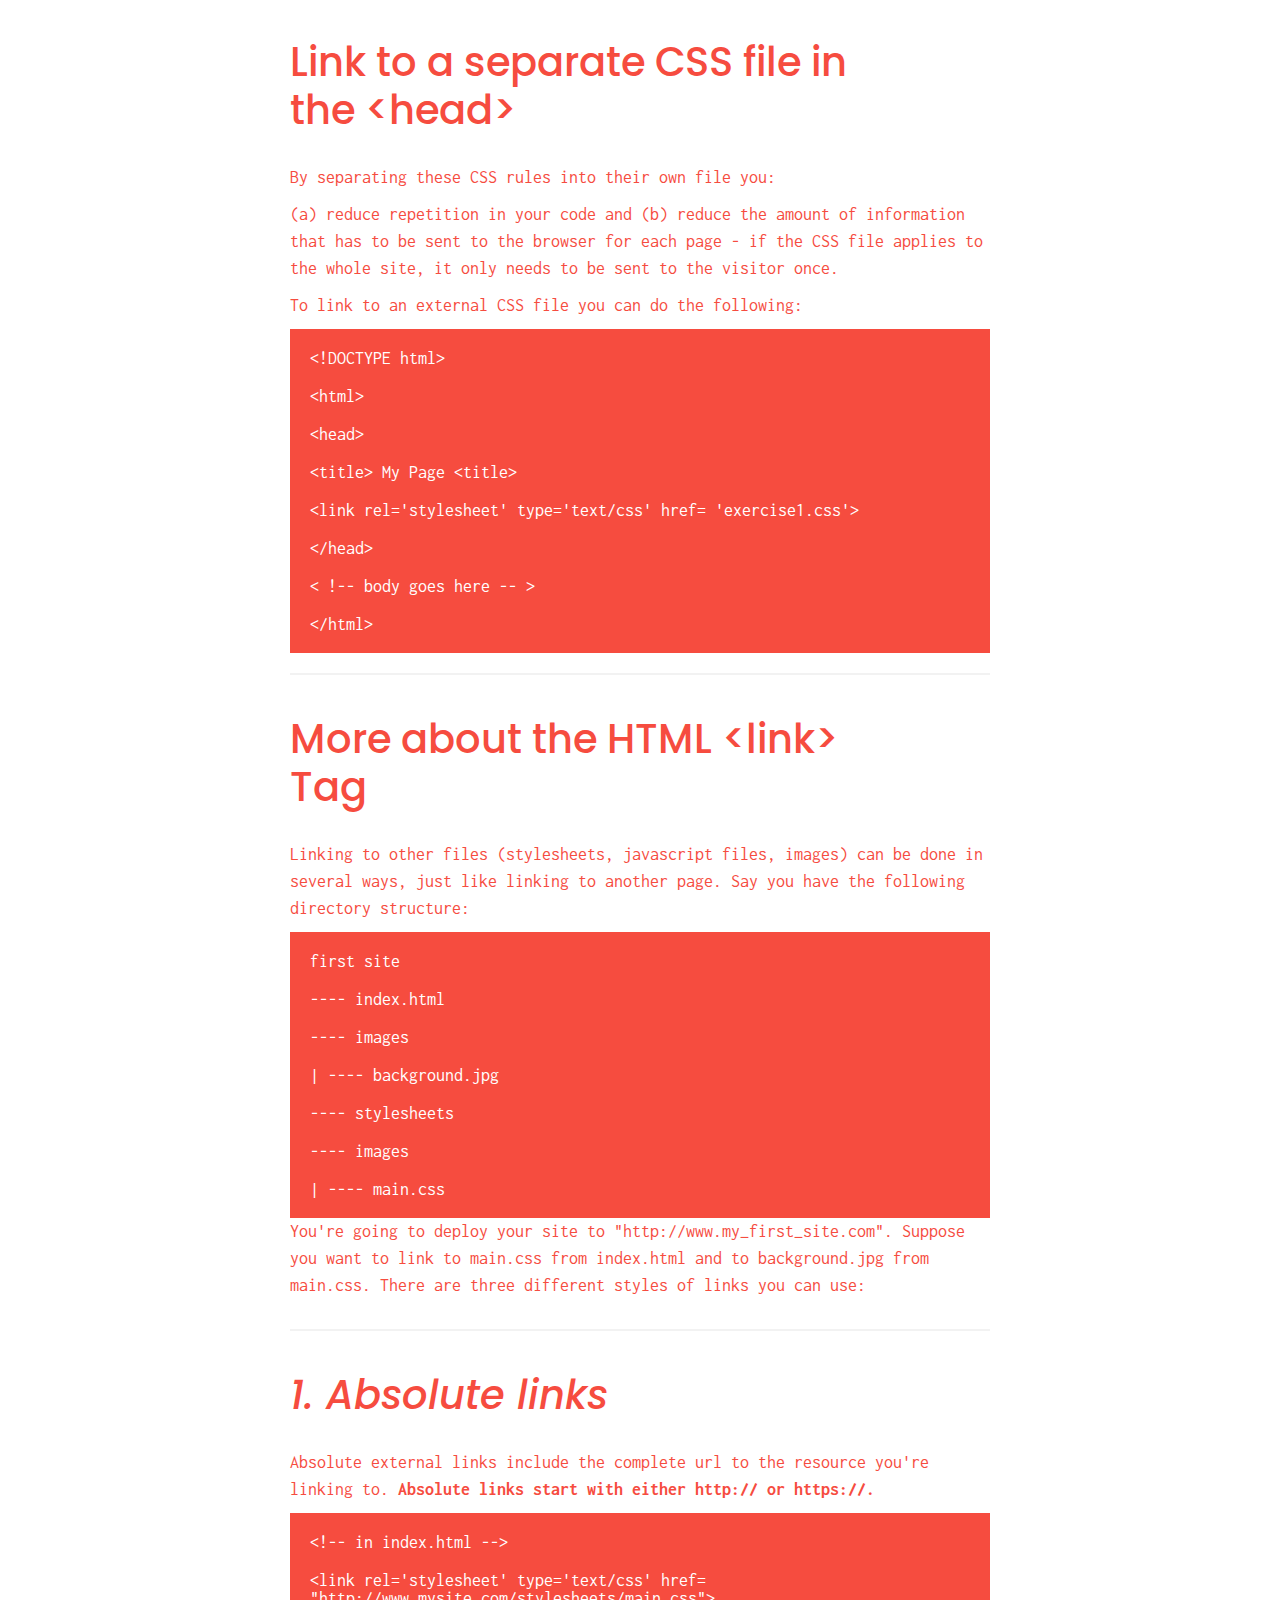
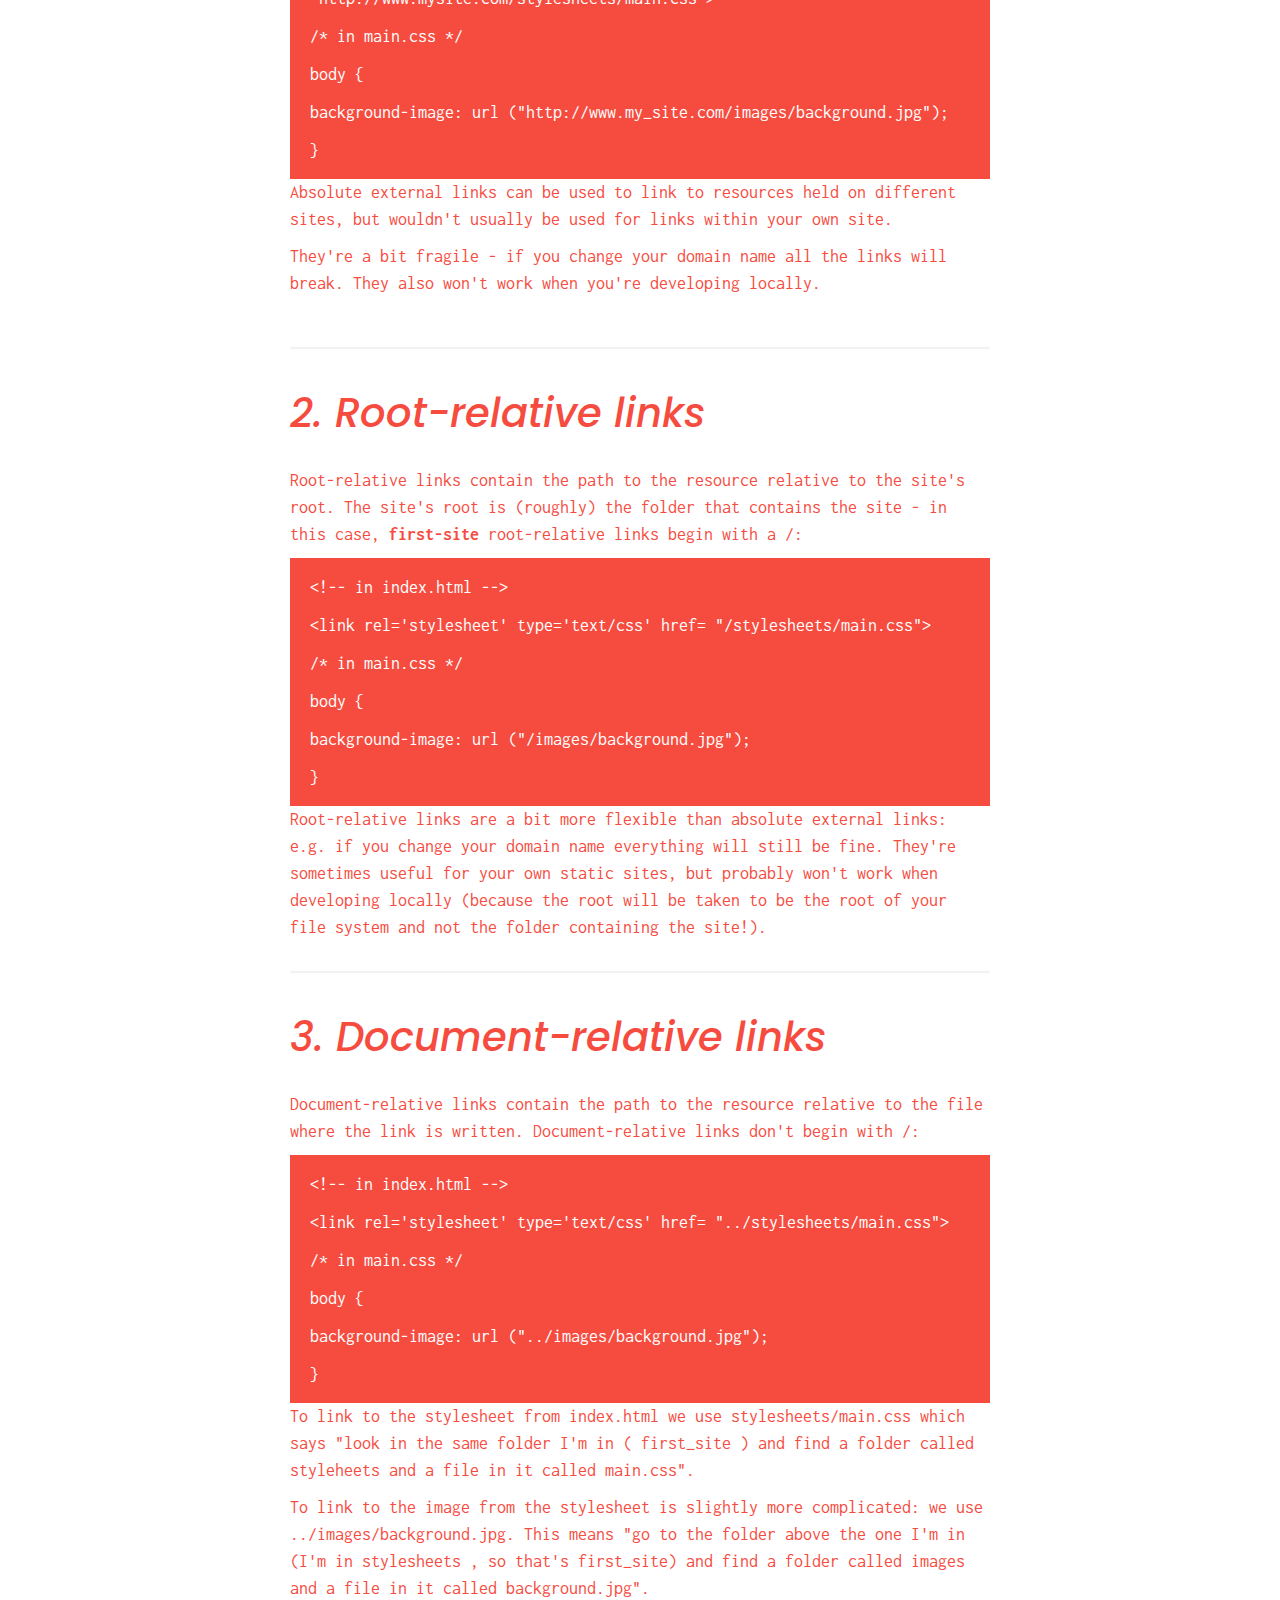
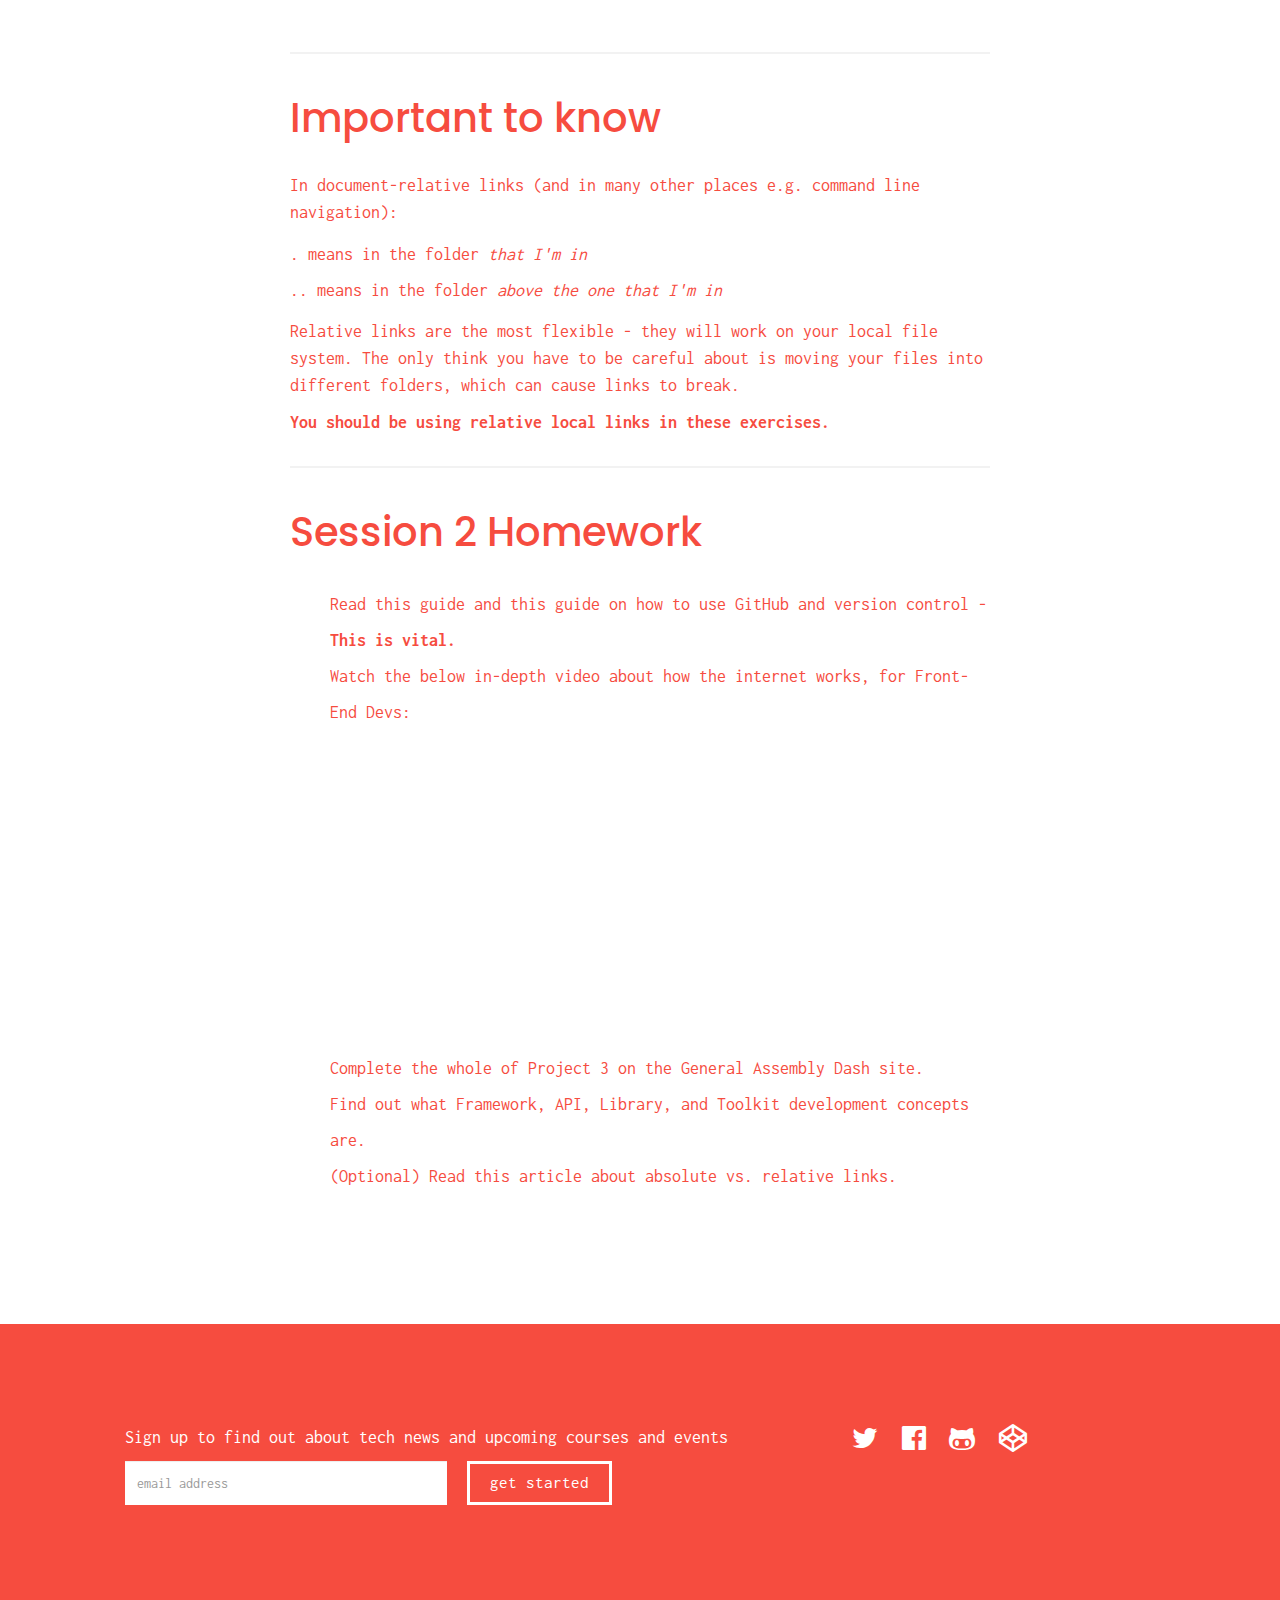
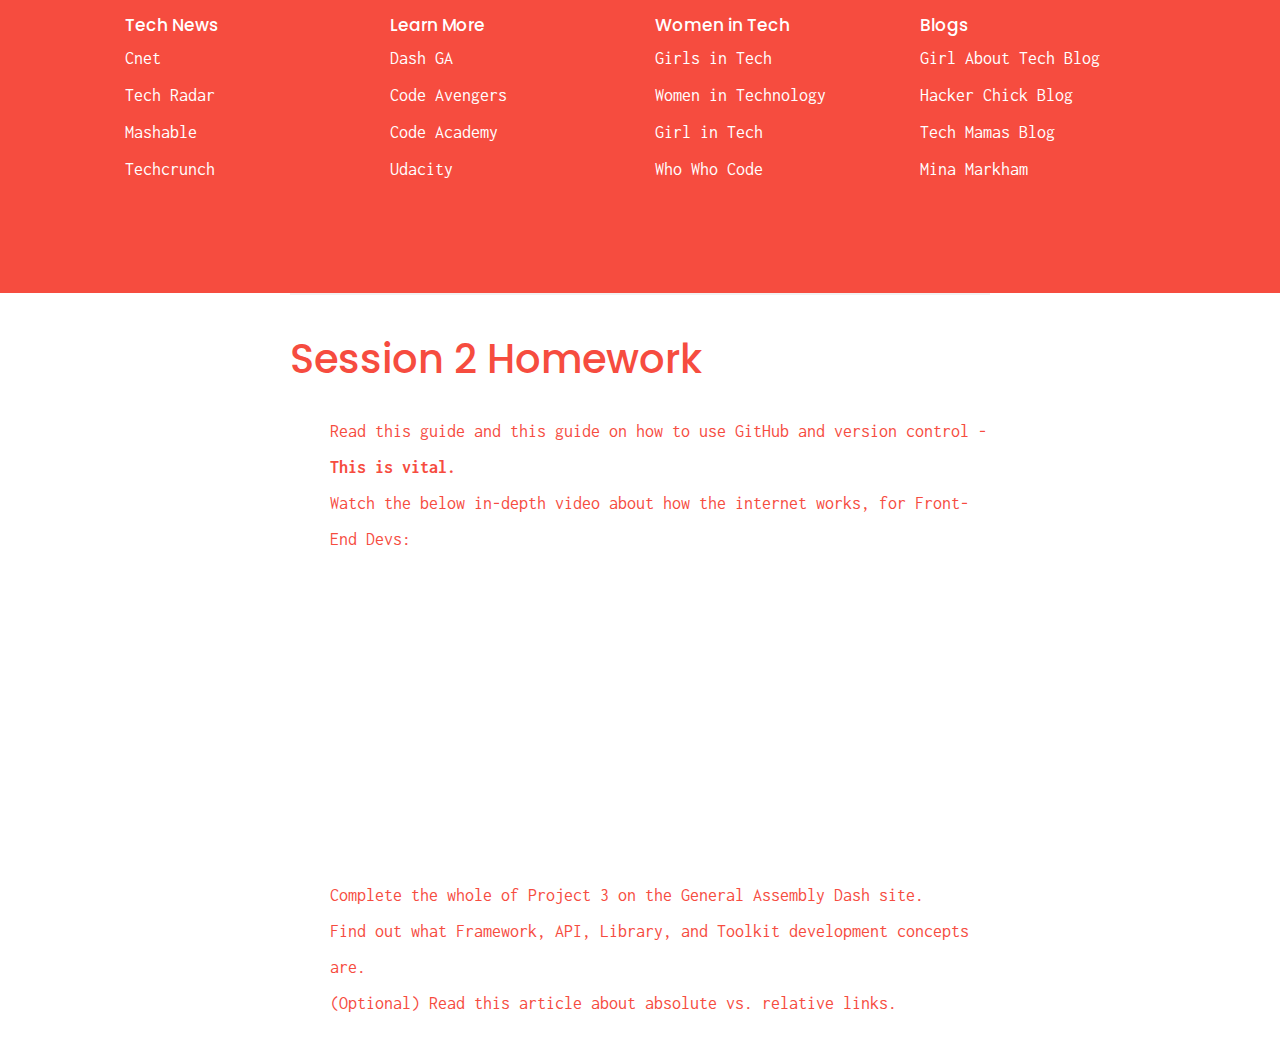
<file: ProsSessionTwo.html>
<!DOCTYPE html>
<html lang="en">
<head>
	<meta charset="utf-8">
    <meta http-equiv="X-UA-Compatible" content="IE=edge">
    <meta name="viewport" content="width=device-width, initial-scale=1">
	<meta name="description" content="">
    <meta name="author" content="">
    <title>Session 2</title>
    <!-- Google Fonts -->
    <link href='https://fonts.googleapis.com/css?family=Poppins:600' rel='stylesheet' type='text/css'>
	<link href='https://fonts.googleapis.com/css?family=Inconsolata' rel='stylesheet' type='text/css'>
    <!-- Bootstrap core CSS -->
    <link href="css/bootstrap/css/bootstrap.min.css" rel="stylesheet">
	<!-- Bootstrap FontAwesome -->
    <link rel="stylesheet" href="css/bootstrap/css/font-awesome.min.css">
    <!-- Bootstrap theme -->
	<link href="css/bootstrap/css/bootstrap-theme.min.css" rel="stylesheet">
    <!-- Custom CSS -->
	<link href="css/homepage.css" rel="stylesheet">
    <!-- JS -->
	    <script type="text/javascript" src="js/jquery-3.1.0.min.js"></script>
	    <script type="text/javascript" src="css/bootstrap/js/bootstrap.min.js"></script>
</head>

<body>

<!-- NavBar -->
<nav id="Navbar" class="navbar navbar-inverse navbar-fixed-top">
    <div class="container-fluid">
    <a class="navbar-brand" href="index.html">Code First Girls</a>
        <div class="collapse navbar-collapse" id="bs-example-navbar-collapse-1">
            <ul class="nav navbar-nav">
                <li class="dropdown">
                    <a href="#" class="dropdown-toggle" data-toggle="dropdown" role="button" aria-haspopup="true" aria-expanded="false">Classes <span class="caret"></span></a>
                    
                    <ul class="dropdown-menu">
                        <li><a href="#">HTML Basics</a></li>
                        <li><a href="#">CSS Basics</a></li>
                        <li><a href="#">GitHub Basics</a></li>
                        <li><a href="#">APIs & Frameworks</a></li>
                        <li><a href="#">Bootstrap Basics</a></li>
                        <li><a href="#">jQuery Basics</a></li>
                        <li><a href="#">Website Metrics & Hosting</a></li>
                    </ul>
                </li>
            </ul>

            <ul class="nav navbar-nav navbar-right">
                <li><a href="About.html">About</a></li>
                <li><a href="BraveWomen.html">Brave Women</a></li>
                <li><a href="Events.html">Events</a></li>
                <li><button type="submit" class="btn btn-default">Start coding</button></li> 
            </ul>
        </div><!-- /.navbar-collapse -->
    </div><!-- /.container-fluid -->
</nav>


<!-- Intro -->

<div class="class-page-block">
<div class="class-header">
	<div class="class-typography">
		<h1>Session 2: CSS Basics</h1> 
	</div>
</div>
</div>

<div class="class-page-block">
	<div class="class-typography">
	<div class="recap">
		<h2>Recap</h2>
			<ul id="class_list">
				<li>A Website is just a collection of files: HTML, CSS & Javascript</li>
				<li>We can edit these files locally.</li>
				<li>We can create them locally (using a text editor) and view then in a browser.</li>
			</ul>
	</div>
	</div>
</div>

<div class="class-page-block">
	<div class="class-typography">
		<div class="task">
			<h2><span>Task:</span></h2>
				<ol>
					<li><span>Go to the github repository for this session: <a href=https://github.com/CodeFirstGirls/html2>https://github.com/CodeFirstGirls/html2</a></span></li>
					<li><span>Download the code into your coding_course folder (by clicking 'Download ZIP' in the bottom right).</span></li>
				</ol>		
		</div>	
	</div>
</div>

<br>

<div class="class-page-block">
	<div class="class-typography">
	<div class="whats-css">
		<h2>What is CSS?</h2>
		<p>CSS (Cascading Style Sheets) was created by the World Wide Web Consortium (W3C) to solve to problem of formatting and styling a document. This allows HTML to do its job - defining the content of a document.</p>
		<br>
		<p>A powerful example of this is <a href=http://www.csszengarden.com/>CSS Zen Garden</a> - by clicking on the links you completely change how the site looks, but the HTML remains unchanged.</p>
	</div>
	</div>
</div>

<br>

<div class="class-page-block">
	<div class="class-typography">
		<h2>Linking your CSS and HTML code</h2>
		<p>There are a few ways to include CSS in an HTML file:</p>
			<ol>
				<li>Put the css inline in the html.</li>
				<li>Put the css in a &lt;style&gt;..&lt;/style&gt; section in the &lt;head&gt;</li>	
				<li>Link to a separate .css file in the	&lt;head&gt;</li>	
			</ol>

		<p>The first way is sometimes useful, but defeats the point of using CSS to separate presentation and information. The second way is a bit better, but is strictly something you should never do in a professional website. The third way is the best, and we&apos;ll bedoing this.</p>
	</div>
</div>


<div class="class-page-block">
	<div class="class-typography">
		<h2>Link to a separate CSS file in the &lt;head&gt;</h2>
		<p>By separating these CSS rules into their own file you:</p>
		<p> (a) reduce repetition in your code and (b) reduce the amount of information that has to be sent to the browser for each page - if the CSS file applies to the whole site, it only needs to be sent to the visitor once.</p>
		<p>To link to an external CSS file you can do the following:</p>

		<div class="class-example">
			<div class=tab1><p>&lt;!DOCTYPE html&gt;</p></div>
			<div class=tab1><p>&lt;html&gt;</p></div>
			<div class=tab2><p>&lt;head&gt;</p></div>
			<div class=tab3><p>&lt;title&gt; My Page &lt;title&gt;</p></div>
			<div class=tab3><p>&lt;link	rel='stylesheet' type='text/css' href= 'exercise1.css'&gt;</p></div>
			<div class=tab2><p>&lt;/head&gt;</p></div>
			<div class=tab2><p>&lt; !-- body goes here -- &gt;</p></div>		
			<div class=tab1><p>&lt;/html&gt;</p></div>
		</div>
	</div>
</div>


<div class="class-page-block">
	<div class="class-typography">
		<h2>More about the HTML &lt;link&gt; Tag</h2>
		<p>Linking to other files (stylesheets, javascript files, images) can be done in several ways, just like linking to another page. Say you have the following directory structure:</p>

		<div class="class-example">
			<div class="tab1"><p>first site</p></div>
			<div class="tab1"><p>---- index.html</p></div>
			<div class="tab1"><p>---- images</p></div>
			<div class="tab1"><p>|     ---- background.jpg</p></div>
			<div class="tab1"><p>---- stylesheets</p></div>
			<div class="tab1"><p>---- images</p></div>
			<div class="tab1"><p>|     ---- main.css</p></div>
		</div>
		
		<p>You're going to deploy your site to "http://www.my_first_site.com". Suppose you want to link to main.css from index.html and to background.jpg from main.css. There are three different styles of links you can use:</p>
	</div>
</div>

<div class="class-page-block">
	<div class="class-typography">
		<h2><em>1. Absolute links</em></h2>
		<p>Absolute external links include the complete url to the resource you're linking to. <strong>Absolute links start with either http:// or https://.</strong></p>

		<div class="class-example">
			<div class="tab1"><p>&lt;!-- in index.html --&gt;</p></div>
			<div class="tab2"><p>&lt;link rel='stylesheet' type='text/css' href= "http://www.mysite.com/stylesheets/main.css"&gt;</p></div>
			<div class="tab1"><p>/* in main.css */</p></div>
			<div class="tab1"><p>body  {</p></div>
			<div class="tab2"><p>	background-image: url ("http://www.my_site.com/images/background.jpg");</p></div>	
			<div class="tab1"><p>}</p></div>
		</div>

		<p>Absolute external links can be used to link to resources held on different sites, but wouldn&apos;t usually be used for links within your own site.</p>
		<p>They&apos;re a bit fragile - if you change your domain name all the links will break. They also won&apos;t work when you&apos;re developing locally.</p>
	</div>
</div>

<br>

<div class="class-page-block">
	<div class="class-typography">
		<h2><em>2. Root-relative links</em></h2>
		<p>Root-relative links contain the path to the resource relative to the site&apos;s root. The site&apos;s root is (roughly) the folder that contains the site - in this case, <strong>first-site</strong> root-relative links begin with a /: 

		<div class="class-example">
			<div class="tab1"><p>&lt;!-- in index.html --&gt;</p></div>
			<div class="tab2"><p>&lt;link	rel='stylesheet' type='text/css' href= "/stylesheets/main.css"&gt;</p></div>
			<div class="tab1"><p>/* in main.css */</p></div>
			<div class="tab1"><p>body  {</p></div>
			<div class="tab2"><p>	background-image: url ("/images/background.jpg");</p></div>	
			<div class="tab1"><p>}</p></div>
		</div>

		<p>Root-relative links are a bit more flexible than absolute external links: e.g. if you change your domain name everything will still be fine. They&apos;re sometimes useful for your own static sites, but probably won&apos;t work when developing locally (because the root will be taken to be the root of your file system and not the folder containing the site!).</p>
	</div>
</div>


<div class="class-page-block">
	<div class="class-typography">
		<h2><em>3. Document-relative links</em></h2>
		<p>Document-relative links contain the path to the resource relative to the file where the link is written. Document-relative links don&apos;t begin with /:</p>

		<div class="class-example">
			<div class="tab1"><p>&lt;!-- in index.html --&gt;</p></div>
			<div class="tab2"><p>&lt;link rel='stylesheet' type='text/css' href= "../stylesheets/main.css"&gt;</p></div>
			<div class="tab1"><p>/* in main.css */</p></div>
			<div class="tab1"><p>body  {</p></div>
			<div class="tab2"><p>	background-image: url ("../images/background.jpg");</p>	</div>	
			<div class="tab1"><p>}</p></div>
		</div>

		<p>To link to the stylesheet from  index.html  we use  stylesheets/main.css  which says &quot;look in the same folder I&apos;m in ( first_site ) and find a folder called styleheets  and a file in it called main.css&quot;.</p>
		<p>To link to the image from the stylesheet is slightly more complicated: we use  ../images/background.jpg.  This means &quot;go to the folder above the one I&apos;m in (I&apos;m in  stylesheets , so that&apos;s first_site)  and find a folder called  images  and a file in it called  background.jpg&quot;.</p>
</div>
</div>

<br>

<div class="class-page-block">
	<div class="class-typography">
	<h2>Important to know</h2>
	<p>In document-relative links (and in many other places e.g. command line navigation):</p>
	<ul>
		<li>. means in the folder <em>that I&apos;m in</em></li>
		<li>.. means in the folder <em>above the one that I&apos;m in</em></li>
	</ul>
	<p>Relative links are the most flexible - they will work on your local file system. The only think you have to be careful about is moving your files into different folders, which can cause links to break.</p>
	<p><strong>You should be using relative local links in these exercises.</strong></p>
</div>
</div>





<div class="class-page-block">
	<div class="class-typography">
		<h2>Session 2 Homework</h2>
		<ol>
			<li>Read <a href=https://guides.github.com/activities/hello-world/>this guide</a> and <a href=https://guides.github.com/introduction/getting-your-project-on-github/>this guide</a> on how to use GitHub and version control - <strong>This is vital.</strong></li>
			<li>Watch the below in-depth video about how the internet works, for Front-End Devs:</li>

<div class="homework-video">
		<iframe width="560" height="315" display:"inline-block" src="https://www.youtube.com/embed/e4S8zfLdLgQ" frameborder="0" allowfullscreen></iframe>
</div>
		<li>Complete the whole of Project 3 on the General Assembly Dash site.</li>
		<li>Find out what Framework, API, Library, and Toolkit development concepts are.</li>
		<li>(Optional) Read this article about absolute vs. relative links.</li>
	</ol>
</div>
</div>


<!-- Footer -->
    <footer>
		<div class="footer">
	        <div class="row">
	        	<div class="newsletter">
			    	<div class="col-md-8">
			        	<p>Sign up to find out about tech news and upcoming courses and events</p>
			            <div class="input-group">
			               <input type="email address" placeholder="email address" class="form-control">
			               <span class="input-group-btn"><button onclick="window.location.href='/page2'">get started</button></span>
			            </div>
			        </div>
	            </div>
	            <div class="socialicons">
		            <div class="col-md-4">
		                <a class="twittericon" target="_blank" href="https://twitter.com/CodeFirstGirls"><i class="fa fa-twitter fa-2x" aria-hidden="true"></i></a>
		                <a class="facebookicon" target="_blank" href="https://www.facebook.com/codefirstgirlsgeneral"><i class="fa fa-facebook-official fa-2x" aria-hidden="true"></i>
		                <a class="githubicon" target="_blank" href="https://github.com/CodeFirstGirls"><i class="fa fa-github-alt fa-2x" aria-hidden="true"></i>
		                <a class="codepenicon" target="_blank" href="http://codepen.io/search/pens?q=code+first+girls&limit=all&type=type-pens"><i class="fa fa-codepen fa-2x" aria-hidden="true"></i>
		            </div>
	        	</div>
	        </div>

	        <div class="row">
	        	<div class="footerlinks">
		        	<div class="col-md-3">
		                <h4><span>Tech News</span></h4>
		                <p><a href="http://www.cnet.com/uk/">Cnet</a></p>
		                <p><a href="http://www.techradar.com/">Tech Radar</a></p>
		                <p><a href="http://mashable.com/">Mashable</a></p>
		                <p><a href="https://techcrunch.com/">Techcrunch</a></p>
		            </div> 

		            <div class="col-md-3">
		                <h4><span>Learn More</span></h4>
		                <p><a href="https://dash.generalassemb.ly/">Dash GA</a></p>
		                <p><a href="https://www.codeavengers.com/">Code Avengers</a></p>
		                <p><a href="https://www.codecademy.com/">Code Academy</a></p>
		                <p><a href="https://www.udacity.com/">Udacity</a></p>
		            </div> 

		            <div class="col-md-3">
		                <h4><span>Women in Tech</span></h4>
		                <p><a href="https://girlsintechuk.com/">Girls in Tech</a></p>
		                <p><a href="http://www.women-in-technology.com/">Women in Technology</a></p>
		                <p><a href="http://girlsintech.org/">Girl in Tech</a></p>
		                <p><a href="https://www.womenwhocode.com/london">Who Who Code</a></p>

		            </div> 

		            <div class="col-md-3">
		                <h4><span>Blogs</span></h4>
		                <p><a href=http://www.girlabouttech.com/>Girl About Tech Blog</a></p>
		                <p><a href=http://hackerchick.com/>Hacker Chick Blog</a></p>
		                <p><a href=http://www.techmamas.com/>Tech Mamas Blog</a></p>
		                <p><a href="https://www.girldevelopit.com/">Mina Markham</a></p>

		            </div>
		        </div>
			</div>
        </div> 
    </footer>   

<div class="class-page-block">
	<div class="class-typography">
		<h2>Session 2 Homework</h2>
		<ol>
			<li>Read <a href=https://guides.github.com/activities/hello-world/>this guide</a> and <a href=https://guides.github.com/introduction/getting-your-project-on-github/>this guide</a> on how to use GitHub and version control - <strong>This is vital.</strong></li>
			<li>Watch the below in-depth video about how the internet works, for Front-End Devs:</li>

<div class="homework-video">
		<iframe width="560" height="315" display:"inline-block" src="https://www.youtube.com/embed/e4S8zfLdLgQ" frameborder="0" allowfullscreen></iframe>
</div>
		<li>Complete the whole of Project 3 on the General Assembly Dash site.</li>
		<li>Find out what Framework, API, Library, and Toolkit development concepts are.</li>
		<li>(Optional) Read this article about absolute vs. relative links.</li>
	</ol>
</div>
</div>

</body>
</html>
</file>
<file: css/homepage.css>
/* Typography */

h1, 
h2, 
h3,
h4 {
    font-family: 'Poppins', sans-serif;
    color: #F64C3F;
    line-height: 120%;
    max-width: 600px;
}

h1 {font-size: 55px; padding-bottom: 20px;}
h2 {font-size: 40px; padding-bottom: 20px;}
h3 {font-size: 30px;}
h4 {font-size: 17px;}

p {font-family: 'Inconsolata';
    color: #F64C3F;
    line-height: 150%;
    font-size: 18px;
    }

ul {-webkit-padding-start: 0px;} 


li {
    color: #F64C3F;
    font-size: 18px;
    line-height: 200%;
    font-family: 'Inconsolata';
    list-style-type: none;
    background-color: #ffffff;
} 

ol span {
    color: #FFFFFF;
    background-color: #F64C3F;
}



/* Buttons */

button {
    background-color: #F64C3F;
    color: #ffffff;
    height: 44px; 
    border: 3px solid white;
    border-radius: 0px;
    font-family: 'Inconsolata';
    font-size: 17px;
    padding: 6px 20px 10px;
}

button a {
    color: #ffffff;
}

button a:hover {
    color: #ffffff;
}

button a {
    color: #ffffff;
}

button a:hover {
    color: #ffffff;
}



button:hover {
    background-color: #ffffff;
    color: #F64C3F;
    border: 3px solid #F64C3F;}

.page-block-classes button {margin-top: 20px;}


/* Links */

a {
    color: #F64C3F;
    text-decoration: none;
    border-bottom: none;
    }

a:hover,
a:active {
    color: #383838;
    text-decoration: none;
    border-bottom: none;
    }


/* Content */

.container {
    background-color: #ffffff;
    max-width: 1020px; 
    margin: auto;
    }

<<<<<<< HEAD


=======
>>>>>>> gh-pages
.session0, 
.session1, 
.session2, 
.session3, 
.session4, 
.session5, 
.session6, 
.session7 {
    background-color: #ffffff;
    border-bottom: 2px #f2f2f2 solid;
    padding-top: 60px;
    padding-bottom: 60px;
    }



/* Class 2 */

 
.homework-video {
       display: block;
       position: relative;
       margin: auto;
       left: 7.5%;
       padding-top: 30px;
       padding-bottom: 30px;
       border-top: 2px #ffffff solid;
   }

.page-block, 
.page-block-classes  {
    position: relative;
    margin: auto;
    max-width: 700px;
    }   


.class-page-block  {
    position: relative;
    margin: auto;
    max-width: 700px;
    border-top: 2px #f2f2f2 solid;
    padding-top: 20px;
    padding-bottom: 20px;
    }

.class-example {
    position: relative;
    margin: auto;
    max-width: 700px;
    padding-top: 20px;
    padding-bottom: 0px;
}

.tab1 p,
.tab2 p,
.tab3 p {
    position: relative;
    margin: auto;
    max-width: 700px;
    padding-left: 20px;
    padding-bottom: 20px;
}

.class-example {background-color: #F64C3F}
.class-example p {color: #FFFFFF; line-height: 100%;}



.task a {color: #FFFFFF;}
.task a:hover {color: #383838;}


/* Events */

.events{ background-color: #ffffff; padding-bottom: 40px;}
.row {max-width: 1060px; margin: auto;}
.col-sm-4 {padding: 25px;}
p.title {text-align: center; padding-top: 50px;}



/* Nav */

body {padding-top: 70px;}

.theme-showcase 
.navbar .container {width: auto;}
.theme-showcase > p > .btn {margin: 5px 0;}
.navbar-inverse {
    background: #ffffff !important; 
    border: 0 !important;
    box-shadow: none !important;
    -webkit-box-shadow: none !important;
    padding: 10px;
}

.navbar-brand a {color: #212121;}
.navbar-branda:hover {color: #383838;}
.navbar-toggle:hover {color: #2383838;}

.navbar-inverse 
.navbar-nav>li>a {
    color: #F64C3F;
    left: 0px;
    text-shadow: none;
    text-decoration: none;
    }

.navbar-inverse 
.navbar-brand {
    color: #F64C3F;
    font-family: 'Poppins', sans-serif;
    text-shadow: none;
    }

.navbar-inverse 
.navbar-nav>li>a:hover {color: #383838;}

.navbar-fixed-bottom 
.navbar-collapse, 
.navbar-fixed-top 
.navbar-collapse button {
    margin-left: 40px;
}

.navbar-inverse 
.navbar-nav>.active>a, 
.navbar-inverse 
.navbar-nav>.open>a{
    background-image: none;
    box-shadow: none;
}

.navbar-inverse 
.navbar-nav>.open>a, 
.navbar-inverse 
.navbar-nav>.open>a:focus, 
.navbar-inverse 
.navbar-nav>.open>a:hover {
    background-color: #ffffff;
    color: #000000;
}


button.btn.btn-default {
    background-color: #F64C3F;
    color: #ffffff;
    height: 44px; 
    border: 3px solid white;
    border-radius: 0px;
    font-family: 'Inconsolata';
    font-size: 17px;
    padding: 6px 20px 10px;
    text-shadow: none;
    background-image: none;
    box-shadow: none;
}




/* Dropdown Menu */

.theme-dropdown 
.dropdown-menu {
    background-image: none;
    box-shadow: none;
    border: none;
    background-color: #ffffff;
    padding: 0px 25px 25px 0px;
    text-decoration: none;
    position: static;
    display: block;
    margin-bottom: 20px;
}

dropdown-menu ul li a{text-decoration: none;}

.navbar-inverse 
.navbar-brand:hover {color: #383838;}

.dropdown-menu>li>a:focus, 
.dropdown-menu>li>a:hover {background: none;box-shadow: none;}


/* Brave Women */

.card {margin: 20px;}
.card-block {margin-bottom: 40px;}
.card-title {padding-bottom: 0px;}

.card-img-top {
    width: 100%;
    max-height: 350px;
    object-fit: cover;
    overflow: hidden;   
    -webkit-filter: grayscale(1);
    -webkit-filter: grayscale(100%);
    filter: grayscale(100%);
    filter: url(#greyscale);
    filter: gray;
}

#pageintro {
    max-width: 600px;
    margin: auto;
    text-align: center;
    padding: 10px;
}

p#pageintro {margin-bottom: 100px;}



/* Footer */


footer p {color: #ffffff;}

footer h4 {color: #ffffff;}

footer a {color: #ffffff;}

.input {
    background-color: #ffffff;
    color: #000000;
    font-size: 14px;
    border-radius: 0px;
    border: 0px;
}

.input-group {
    display: inline-flex; 
    font-family: 'Inconsolata';
}

.form-control {
    height: 44px;
    border: none;
    border-radius: 0px;
    margin-right: 20px;
}


.socialicons {
    vertical-align: bottom;
    }
    
.socialicons a {color: #ffffff; margin-left: 20px;}
.socialicons a:hover {opacity: 50%;}


.footer {
    background-color: #F64C3F;
    padding-top: 100px;
    padding-bottom: 100px;
    margin-top: 100px;
}

.footerlinks {
    padding-top: 100px;

}

#events {padding-top: 80px}

#applycta {
    background-color: #F7F5F4;
    padding-top: 150px;
    padding-bottom: 150px;
    height: 100%;
}

#applycta button {
    margin-top: 30px;
}
</file>
